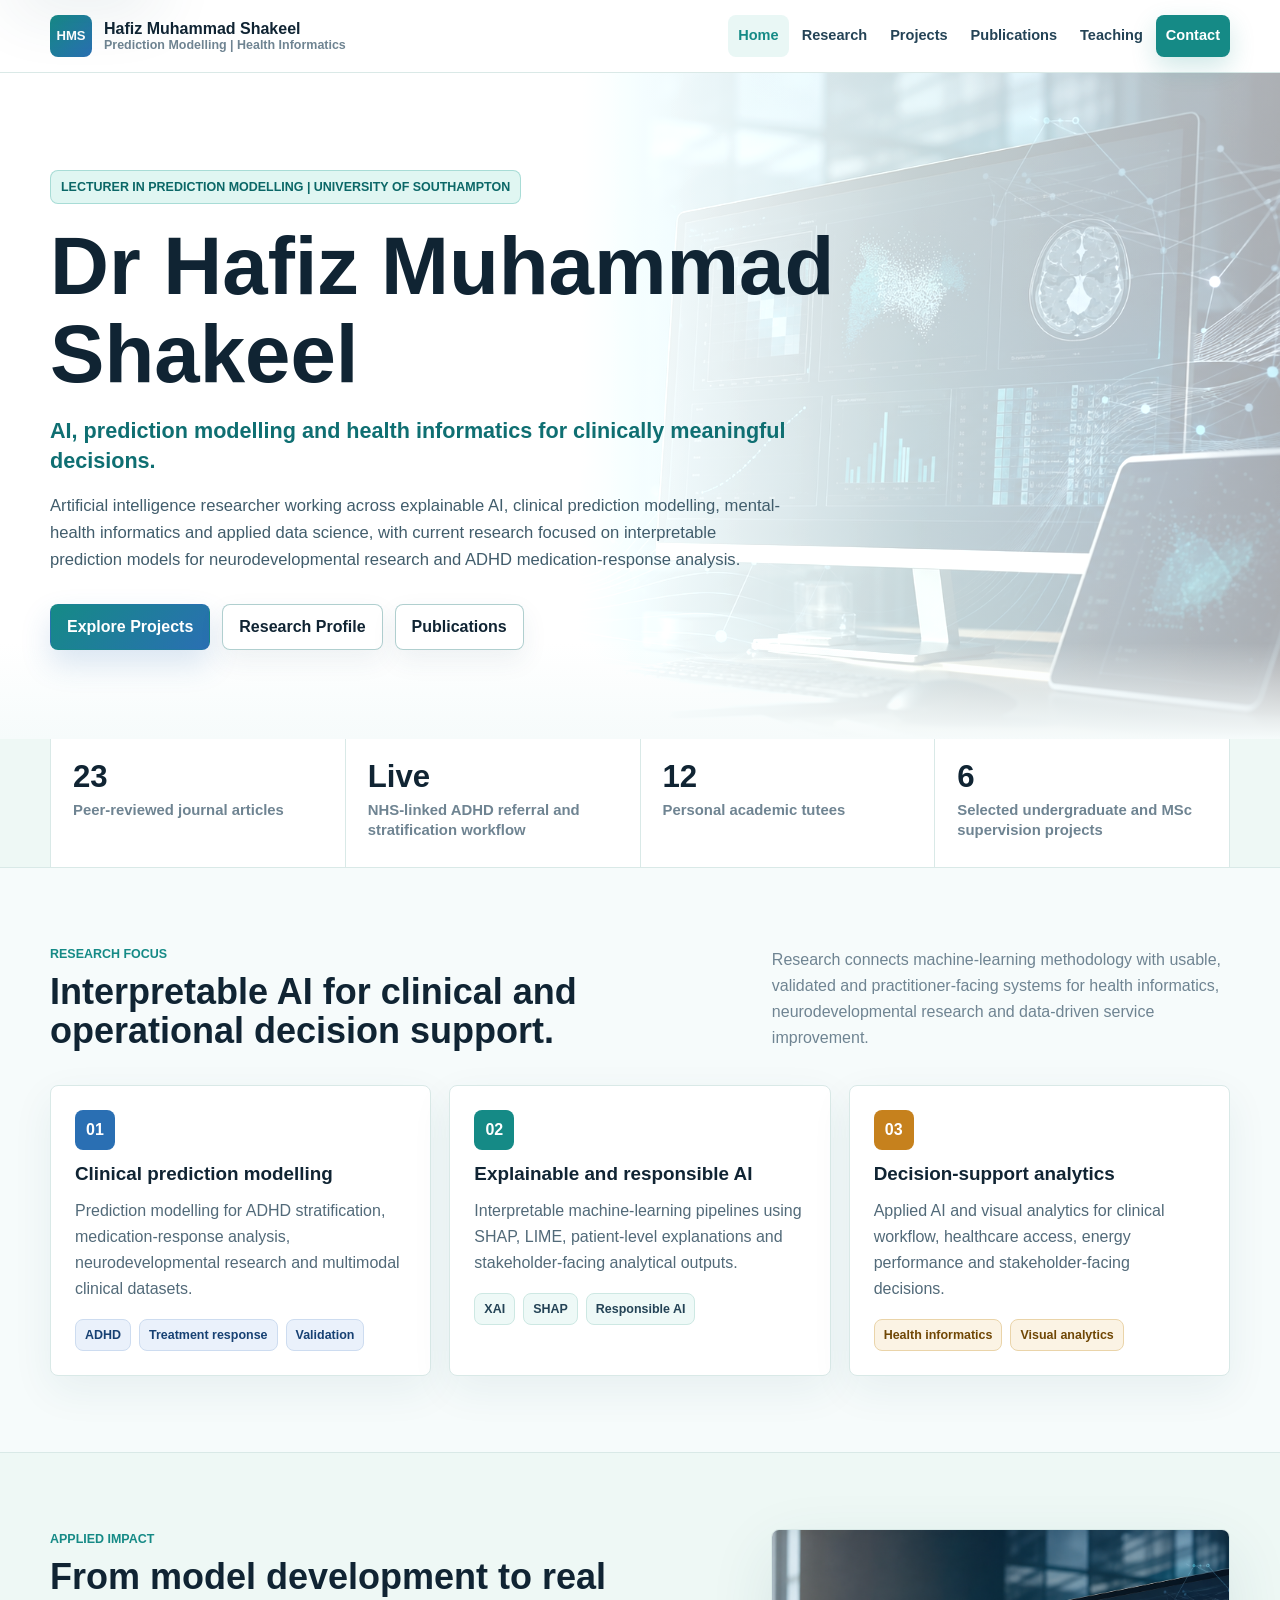
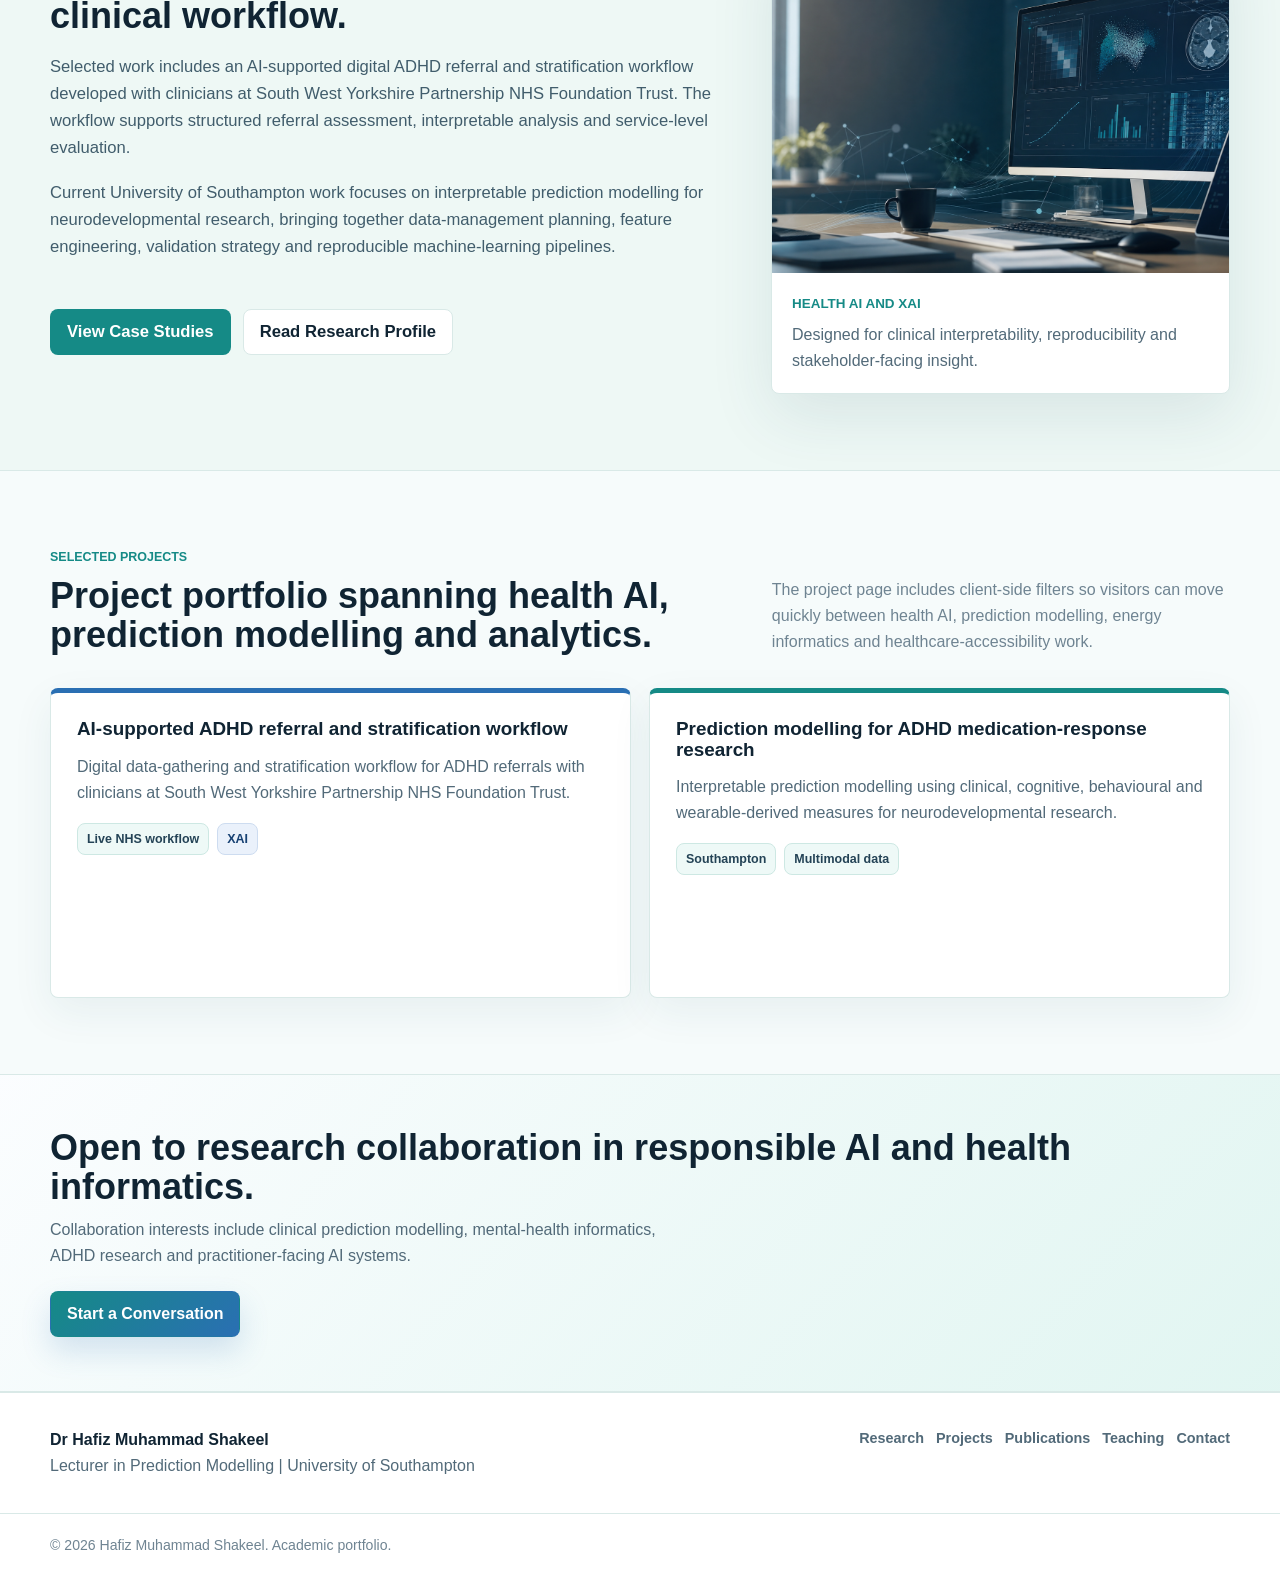
<file: index.html>
<!DOCTYPE html>
<html lang="en" data-page="home">
<head>
  <meta charset="UTF-8">
  <meta name="viewport" content="width=device-width, initial-scale=1.0">
  <title>Dr Hafiz Muhammad Shakeel | AI, Prediction Modelling and Health Informatics</title>
  <meta name="description" content="Academic portfolio for Dr Hafiz Muhammad Shakeel, Lecturer in Prediction Modelling at the University of Southampton, focused on explainable AI, clinical prediction modelling and health informatics.">
  <meta name="author" content="Dr Hafiz Muhammad Shakeel">
  <meta property="og:title" content="Dr Hafiz Muhammad Shakeel">
  <meta property="og:description" content="AI, prediction modelling and health informatics for clinically meaningful decisions.">
  <meta property="og:type" content="website">
  <meta property="og:image" content="assets/clinical-ai-hero.png">
  <link rel="preload" href="assets/clinical-ai-hero.png" as="image">
  <link rel="stylesheet" href="assets/site.css">
  <link rel="manifest" href="manifest.webmanifest">
  <script type="application/ld+json">
    {
      "@context": "https://schema.org",
      "@type": "Person",
      "name": "Dr Hafiz Muhammad Shakeel",
      "jobTitle": "Lecturer in Prediction Modelling",
      "affiliation": {
        "@type": "Organization",
        "name": "University of Southampton"
      },
      "knowsAbout": [
        "Prediction Modelling",
        "Explainable Artificial Intelligence",
        "Clinical Prediction Modelling",
        "Health Informatics",
        "ADHD Research",
        "Machine Learning"
      ],
      "email": "mailto:hmshakeel.567@gmail.com",
      "sameAs": [
        "https://scholar.google.com/citations?user=HKcXTdQAAAAJ",
        "https://www.linkedin.com/in/hafiz-muhammad-shakeel-4637aa105/"
      ]
    }
  </script>
</head>
<body>
  <a class="skip-link" href="#main">Skip to content</a>
  <header class="site-header">
    <div class="shell nav-bar">
      <a class="brand" href="index.html" aria-label="Dr Hafiz Muhammad Shakeel home">
        <span class="brand-mark">HMS</span>
        <span class="brand-copy">
          <strong>Hafiz Muhammad Shakeel</strong>
          <span>Prediction Modelling | Health Informatics</span>
        </span>
      </a>
      <button class="menu-toggle" type="button" aria-label="Open navigation" aria-controls="site-navigation" aria-expanded="false" data-menu-toggle>
        <span></span>
      </button>
      <nav class="nav-links" id="site-navigation" aria-label="Primary navigation" data-navigation>
        <a href="index.html" data-nav="home">Home</a>
        <a href="research.html" data-nav="research">Research</a>
        <a href="projects.html" data-nav="projects">Projects</a>
        <a href="publications.html" data-nav="publications">Publications</a>
        <a href="teaching.html" data-nav="teaching">Teaching</a>
        <a class="nav-cta" href="contact.html" data-nav="contact">Contact</a>
      </nav>
    </div>
  </header>

  <main id="main">
    <section class="hero" aria-label="Portfolio introduction">
      <div class="shell">
        <div class="hero-content">
          <div class="eyebrow">Lecturer in Prediction Modelling | University of Southampton</div>
          <h1>Dr Hafiz Muhammad Shakeel</h1>
          <p class="hero-subtitle">AI, prediction modelling and health informatics for clinically meaningful decisions.</p>
          <p class="hero-copy">Artificial intelligence researcher working across explainable AI, clinical prediction modelling, mental-health informatics and applied data science, with current research focused on interpretable prediction models for neurodevelopmental research and ADHD medication-response analysis.</p>
          <div class="hero-actions">
            <a class="button primary" href="projects.html">Explore Projects</a>
            <a class="button secondary" href="research.html">Research Profile</a>
            <a class="button secondary" href="publications.html">Publications</a>
          </div>
        </div>
      </div>
    </section>

    <section class="proof-strip" aria-label="Academic profile highlights">
      <div class="shell proof-grid">
        <div class="proof-item">
          <strong data-count="23">23</strong>
          <span>Peer-reviewed journal articles</span>
        </div>
        <div class="proof-item">
          <strong>Live</strong>
          <span>NHS-linked ADHD referral and stratification workflow</span>
        </div>
        <div class="proof-item">
          <strong data-count="12">12</strong>
          <span>Personal academic tutees</span>
        </div>
        <div class="proof-item">
          <strong data-count="6">6</strong>
          <span>Selected undergraduate and MSc supervision projects</span>
        </div>
      </div>
    </section>

    <section class="section">
      <div class="shell">
        <div class="section-head">
          <div>
            <div class="section-label">Research Focus</div>
            <h2>Interpretable AI for clinical and operational decision support.</h2>
          </div>
          <p>Research connects machine-learning methodology with usable, validated and practitioner-facing systems for health informatics, neurodevelopmental research and data-driven service improvement.</p>
        </div>

        <div class="feature-grid">
          <article class="card feature-card">
            <div class="index-number">01</div>
            <h3>Clinical prediction modelling</h3>
            <p>Prediction modelling for ADHD stratification, medication-response analysis, neurodevelopmental research and multimodal clinical datasets.</p>
            <div class="tag-row">
              <span class="tag blue">ADHD</span>
              <span class="tag blue">Treatment response</span>
              <span class="tag blue">Validation</span>
            </div>
          </article>

          <article class="card feature-card">
            <div class="index-number">02</div>
            <h3>Explainable and responsible AI</h3>
            <p>Interpretable machine-learning pipelines using SHAP, LIME, patient-level explanations and stakeholder-facing analytical outputs.</p>
            <div class="tag-row">
              <span class="tag">XAI</span>
              <span class="tag">SHAP</span>
              <span class="tag">Responsible AI</span>
            </div>
          </article>

          <article class="card feature-card">
            <div class="index-number">03</div>
            <h3>Decision-support analytics</h3>
            <p>Applied AI and visual analytics for clinical workflow, healthcare access, energy performance and stakeholder-facing decisions.</p>
            <div class="tag-row">
              <span class="tag amber">Health informatics</span>
              <span class="tag amber">Visual analytics</span>
            </div>
          </article>
        </div>
      </div>
    </section>

    <section class="section alt">
      <div class="shell split">
        <div class="copy-stack">
          <div>
            <div class="section-label">Applied Impact</div>
            <h2>From model development to real clinical workflow.</h2>
          </div>
          <p>Selected work includes an AI-supported digital ADHD referral and stratification workflow developed with clinicians at South West Yorkshire Partnership NHS Foundation Trust. The workflow supports structured referral assessment, interpretable analysis and service-level evaluation.</p>
          <p>Current University of Southampton work focuses on interpretable prediction modelling for neurodevelopmental research, bringing together data-management planning, feature engineering, validation strategy and reproducible machine-learning pipelines.</p>
          <div class="action-row">
            <a class="button dark" href="projects.html">View Case Studies</a>
            <a class="button light" href="research.html">Read Research Profile</a>
          </div>
        </div>
        <aside class="insight-panel" aria-label="Health AI research visual">
          <img src="assets/clinical-ai-hero.png" alt="Research workspace with abstract clinical AI dashboards and model interpretability visualizations.">
          <div>
            <strong>Health AI and XAI</strong>
            <p>Designed for clinical interpretability, reproducibility and stakeholder-facing insight.</p>
          </div>
        </aside>
      </div>
    </section>

    <section class="section">
      <div class="shell">
        <div class="section-head">
          <div>
            <div class="section-label">Selected Projects</div>
            <h2>Project portfolio spanning health AI, prediction modelling and analytics.</h2>
          </div>
          <p>The project page includes client-side filters so visitors can move quickly between health AI, prediction modelling, energy informatics and healthcare-accessibility work.</p>
        </div>

        <div class="project-grid">
          <article class="project-card" data-area="health">
            <h3>AI-supported ADHD referral and stratification workflow</h3>
            <p>Digital data-gathering and stratification workflow for ADHD referrals with clinicians at South West Yorkshire Partnership NHS Foundation Trust.</p>
            <div class="tag-row">
              <span class="tag">Live NHS workflow</span>
              <span class="tag blue">XAI</span>
            </div>
          </article>

          <article class="project-card" data-area="prediction">
            <h3>Prediction modelling for ADHD medication-response research</h3>
            <p>Interpretable prediction modelling using clinical, cognitive, behavioural and wearable-derived measures for neurodevelopmental research.</p>
            <div class="tag-row">
              <span class="tag">Southampton</span>
              <span class="tag">Multimodal data</span>
            </div>
          </article>
        </div>
      </div>
    </section>

    <section class="cta-band">
      <div class="shell">
        <div>
          <h2>Open to research collaboration in responsible AI and health informatics.</h2>
          <p>Collaboration interests include clinical prediction modelling, mental-health informatics, ADHD research and practitioner-facing AI systems.</p>
        </div>
        <a class="button primary" href="contact.html">Start a Conversation</a>
      </div>
    </section>
  </main>

  <footer class="site-footer">
    <div class="footer-top">
      <div class="shell footer-grid">
        <div class="footer-brand">
          <strong>Dr Hafiz Muhammad Shakeel</strong><br>
          Lecturer in Prediction Modelling | University of Southampton
        </div>
        <nav class="footer-links" aria-label="Footer navigation">
          <a href="research.html">Research</a>
          <a href="projects.html">Projects</a>
          <a href="publications.html">Publications</a>
          <a href="teaching.html">Teaching</a>
          <a href="contact.html">Contact</a>
        </nav>
      </div>
    </div>
    <div class="footer-bottom">
      <div class="shell">&copy; <span data-year></span> Hafiz Muhammad Shakeel. Academic portfolio.</div>
    </div>
  </footer>

  <script src="assets/site.js" defer></script>
</body>
</html>
</file>
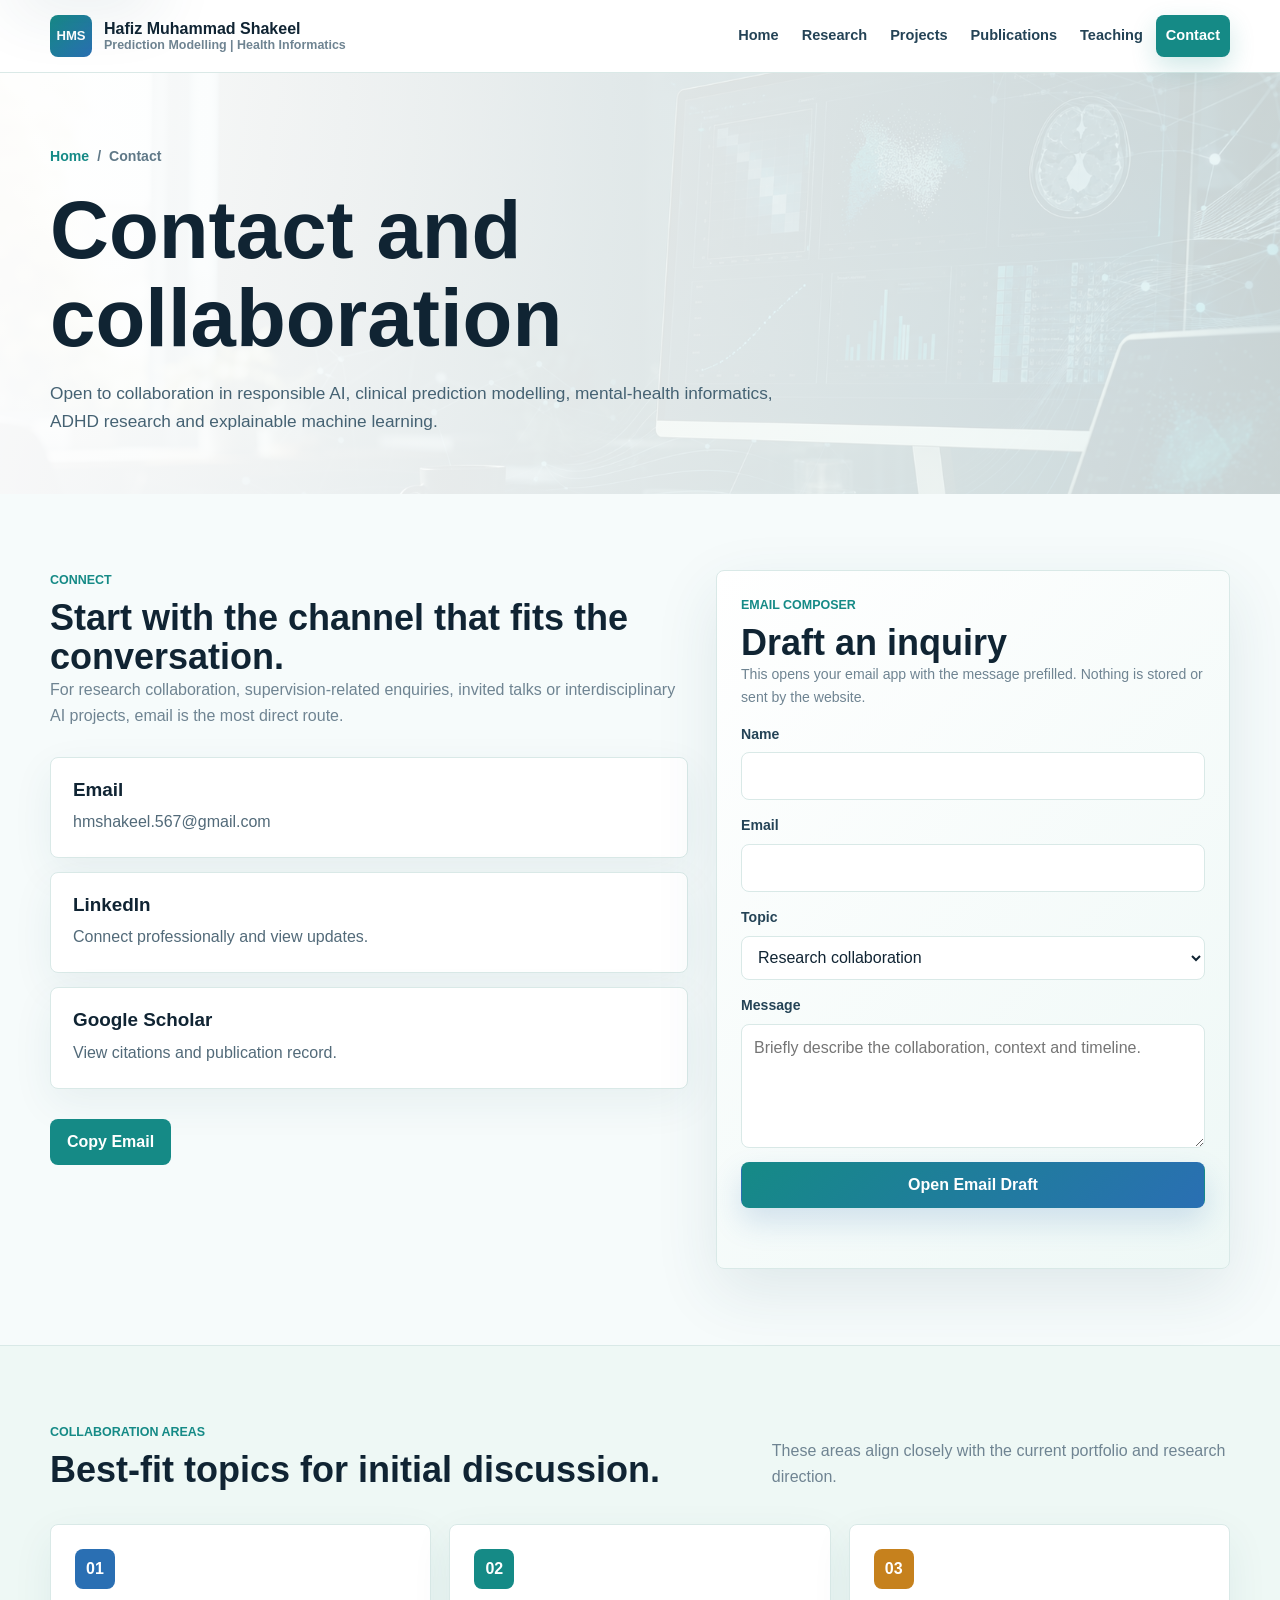
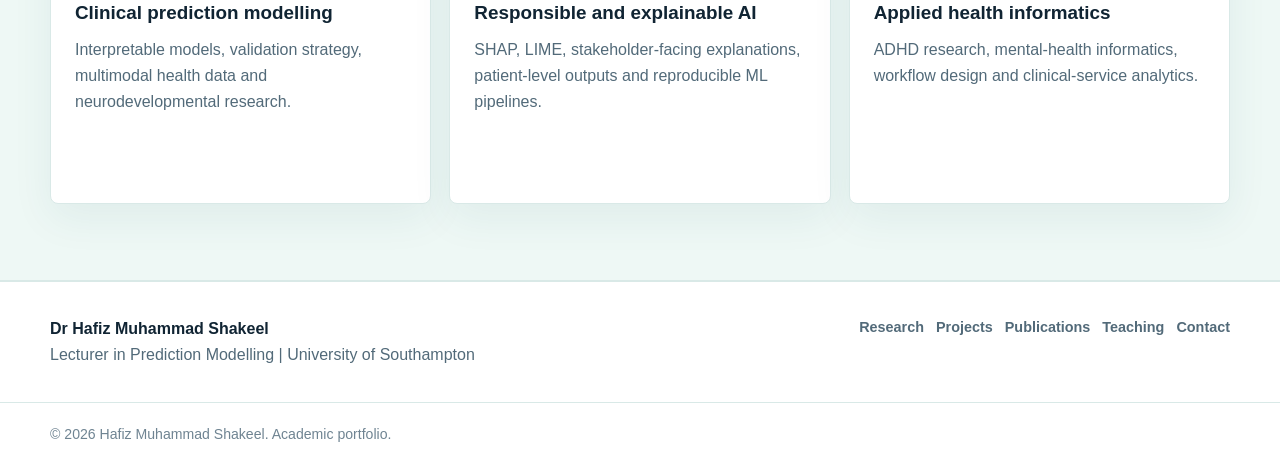
<file: contact.html>
<!DOCTYPE html>
<html lang="en" data-page="contact">
<head>
  <meta charset="UTF-8">
  <meta name="viewport" content="width=device-width, initial-scale=1.0">
  <title>Contact | Dr Hafiz Muhammad Shakeel</title>
  <meta name="description" content="Contact Dr Hafiz Muhammad Shakeel for collaboration in responsible AI, clinical prediction modelling, mental-health informatics, ADHD research and explainable machine learning.">
  <meta property="og:title" content="Contact | Dr Hafiz Muhammad Shakeel">
  <meta property="og:description" content="Research collaboration in responsible AI, clinical prediction modelling and health informatics.">
  <meta property="og:type" content="website">
  <meta property="og:image" content="assets/clinical-ai-hero.png">
  <link rel="stylesheet" href="assets/site.css">
  <link rel="manifest" href="manifest.webmanifest">
</head>
<body>
  <a class="skip-link" href="#main">Skip to content</a>
  <header class="site-header">
    <div class="shell nav-bar">
      <a class="brand" href="index.html" aria-label="Dr Hafiz Muhammad Shakeel home">
        <span class="brand-mark">HMS</span>
        <span class="brand-copy">
          <strong>Hafiz Muhammad Shakeel</strong>
          <span>Prediction Modelling | Health Informatics</span>
        </span>
      </a>
      <button class="menu-toggle" type="button" aria-label="Open navigation" aria-controls="site-navigation" aria-expanded="false" data-menu-toggle>
        <span></span>
      </button>
      <nav class="nav-links" id="site-navigation" aria-label="Primary navigation" data-navigation>
        <a href="index.html" data-nav="home">Home</a>
        <a href="research.html" data-nav="research">Research</a>
        <a href="projects.html" data-nav="projects">Projects</a>
        <a href="publications.html" data-nav="publications">Publications</a>
        <a href="teaching.html" data-nav="teaching">Teaching</a>
        <a class="nav-cta" href="contact.html" data-nav="contact">Contact</a>
      </nav>
    </div>
  </header>

  <main id="main">
    <section class="page-hero">
      <div class="shell">
        <div class="breadcrumb"><a href="index.html">Home</a><span>/</span><span>Contact</span></div>
        <h1>Contact and collaboration</h1>
        <p>Open to collaboration in responsible AI, clinical prediction modelling, mental-health informatics, ADHD research and explainable machine learning.</p>
      </div>
    </section>

    <section class="section">
      <div class="shell contact-layout">
        <div>
          <div class="section-label">Connect</div>
          <h2>Start with the channel that fits the conversation.</h2>
          <p class="lead">For research collaboration, supervision-related enquiries, invited talks or interdisciplinary AI projects, email is the most direct route.</p>

          <div class="contact-grid spaced">
            <a class="contact-card" href="mailto:hmshakeel.567@gmail.com">
              <h3>Email</h3>
              <p>hmshakeel.567@gmail.com</p>
            </a>
            <a class="contact-card" href="https://www.linkedin.com/in/hafiz-muhammad-shakeel-4637aa105/" target="_blank" rel="noopener">
              <h3>LinkedIn</h3>
              <p>Connect professionally and view updates.</p>
            </a>
            <a class="contact-card" href="https://scholar.google.com/citations?user=HKcXTdQAAAAJ" target="_blank" rel="noopener">
              <h3>Google Scholar</h3>
              <p>View citations and publication record.</p>
            </a>
          </div>

          <div class="action-row">
            <button class="button dark" type="button" data-copy-email data-copy-email-value="hmshakeel.567@gmail.com">Copy Email</button>
            <span class="status" data-copy-status aria-live="polite"></span>
          </div>
        </div>

        <form class="contact-form" data-contact-form>
          <div>
            <div class="section-label">Email Composer</div>
            <h2>Draft an inquiry</h2>
            <p class="form-note">This opens your email app with the message prefilled. Nothing is stored or sent by the website.</p>
          </div>

          <div class="field">
            <label for="name">Name</label>
            <input id="name" name="name" autocomplete="name" required>
          </div>

          <div class="field">
            <label for="email">Email</label>
            <input id="email" name="email" type="email" autocomplete="email" required>
          </div>

          <div class="field">
            <label for="topic">Topic</label>
            <select id="topic" name="topic">
              <option>Research collaboration</option>
              <option>Health AI project</option>
              <option>Teaching or supervision</option>
              <option>Publication or invited talk</option>
            </select>
          </div>

          <div class="field">
            <label for="message">Message</label>
            <textarea id="message" name="message" required placeholder="Briefly describe the collaboration, context and timeline."></textarea>
          </div>

          <button class="button primary" type="submit">Open Email Draft</button>
          <div class="status" data-form-status aria-live="polite"></div>
        </form>
      </div>
    </section>

    <section class="section alt">
      <div class="shell">
        <div class="section-head">
          <div>
            <div class="section-label">Collaboration Areas</div>
            <h2>Best-fit topics for initial discussion.</h2>
          </div>
          <p>These areas align closely with the current portfolio and research direction.</p>
        </div>

        <div class="feature-grid">
          <article class="card feature-card">
            <div class="index-number">01</div>
            <h3>Clinical prediction modelling</h3>
            <p>Interpretable models, validation strategy, multimodal health data and neurodevelopmental research.</p>
          </article>
          <article class="card feature-card">
            <div class="index-number">02</div>
            <h3>Responsible and explainable AI</h3>
            <p>SHAP, LIME, stakeholder-facing explanations, patient-level outputs and reproducible ML pipelines.</p>
          </article>
          <article class="card feature-card">
            <div class="index-number">03</div>
            <h3>Applied health informatics</h3>
            <p>ADHD research, mental-health informatics, workflow design and clinical-service analytics.</p>
          </article>
        </div>
      </div>
    </section>
  </main>

  <footer class="site-footer">
    <div class="footer-top">
      <div class="shell footer-grid">
        <div class="footer-brand">
          <strong>Dr Hafiz Muhammad Shakeel</strong><br>
          Lecturer in Prediction Modelling | University of Southampton
        </div>
        <nav class="footer-links" aria-label="Footer navigation">
          <a href="research.html">Research</a>
          <a href="projects.html">Projects</a>
          <a href="publications.html">Publications</a>
          <a href="teaching.html">Teaching</a>
          <a href="contact.html">Contact</a>
        </nav>
      </div>
    </div>
    <div class="footer-bottom">
      <div class="shell">&copy; <span data-year></span> Hafiz Muhammad Shakeel. Academic portfolio.</div>
    </div>
  </footer>

  <script src="assets/site.js" defer></script>
</body>
</html>
</file>
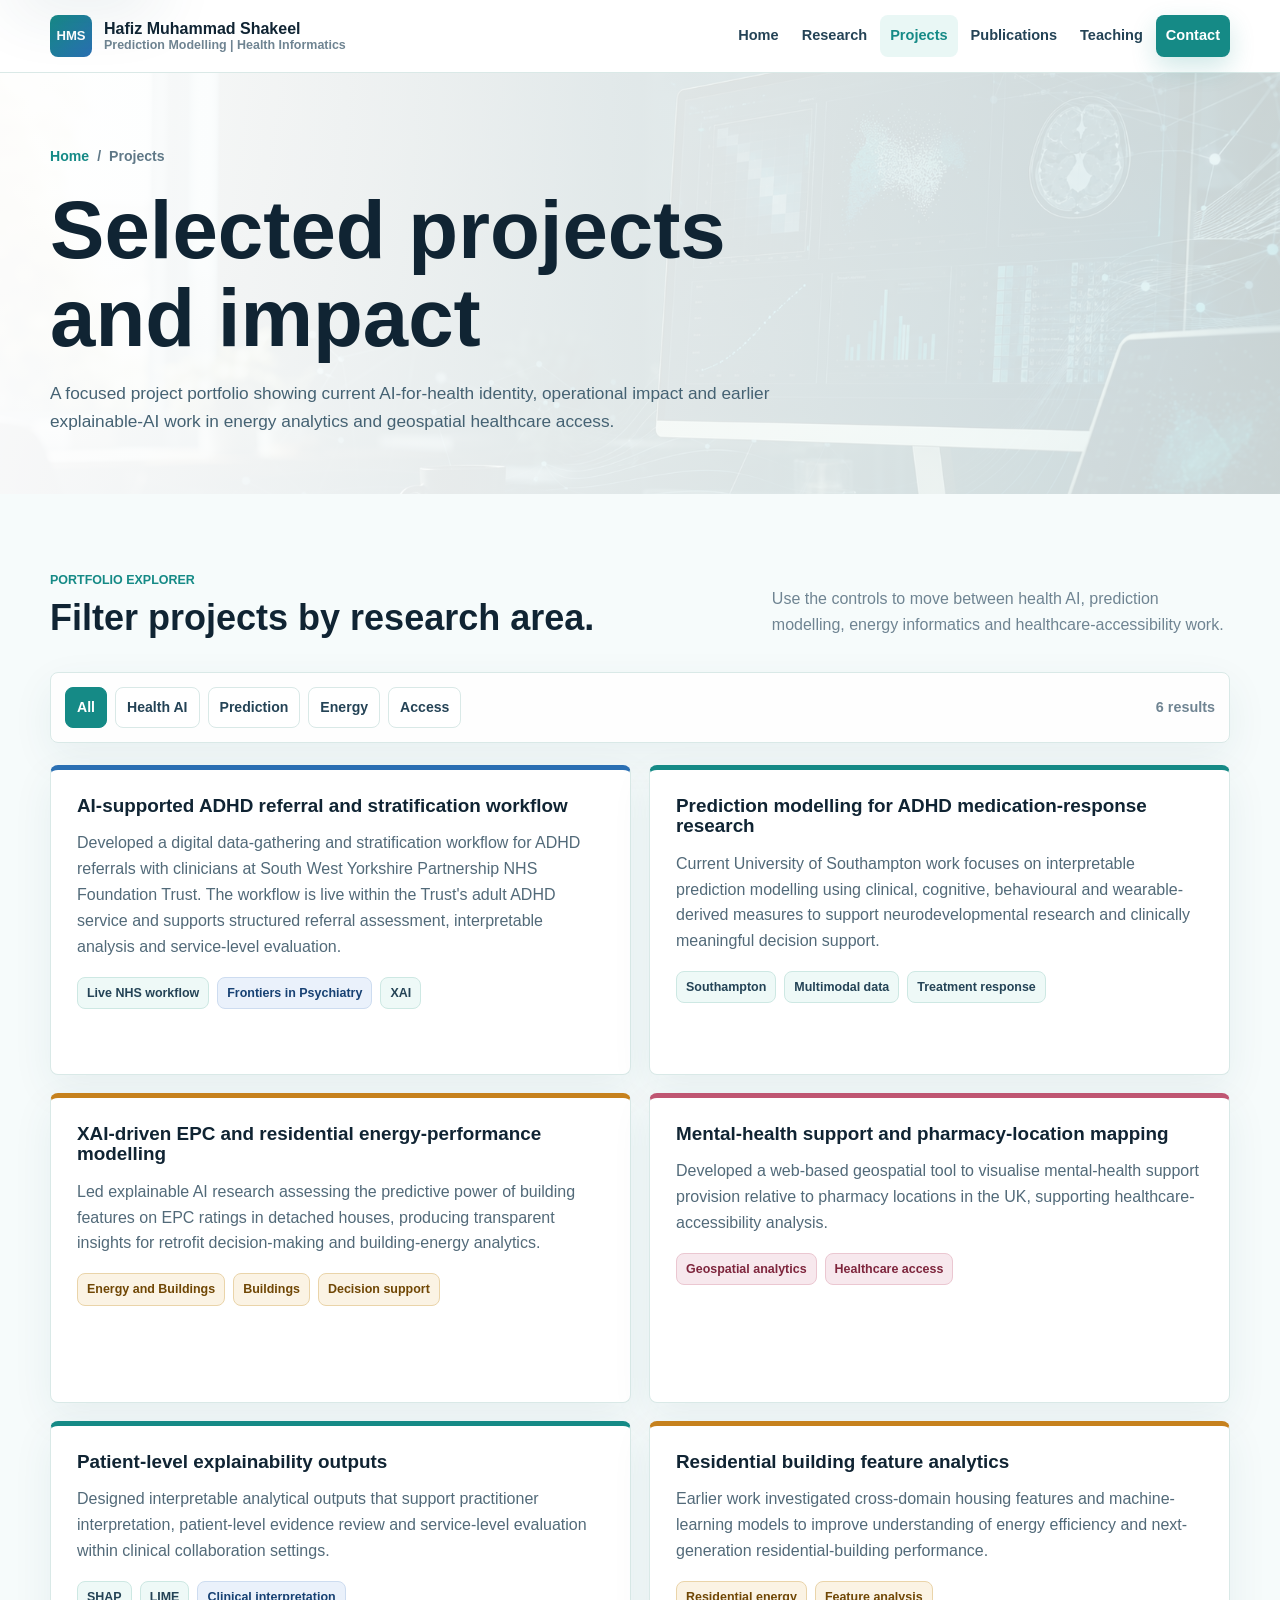
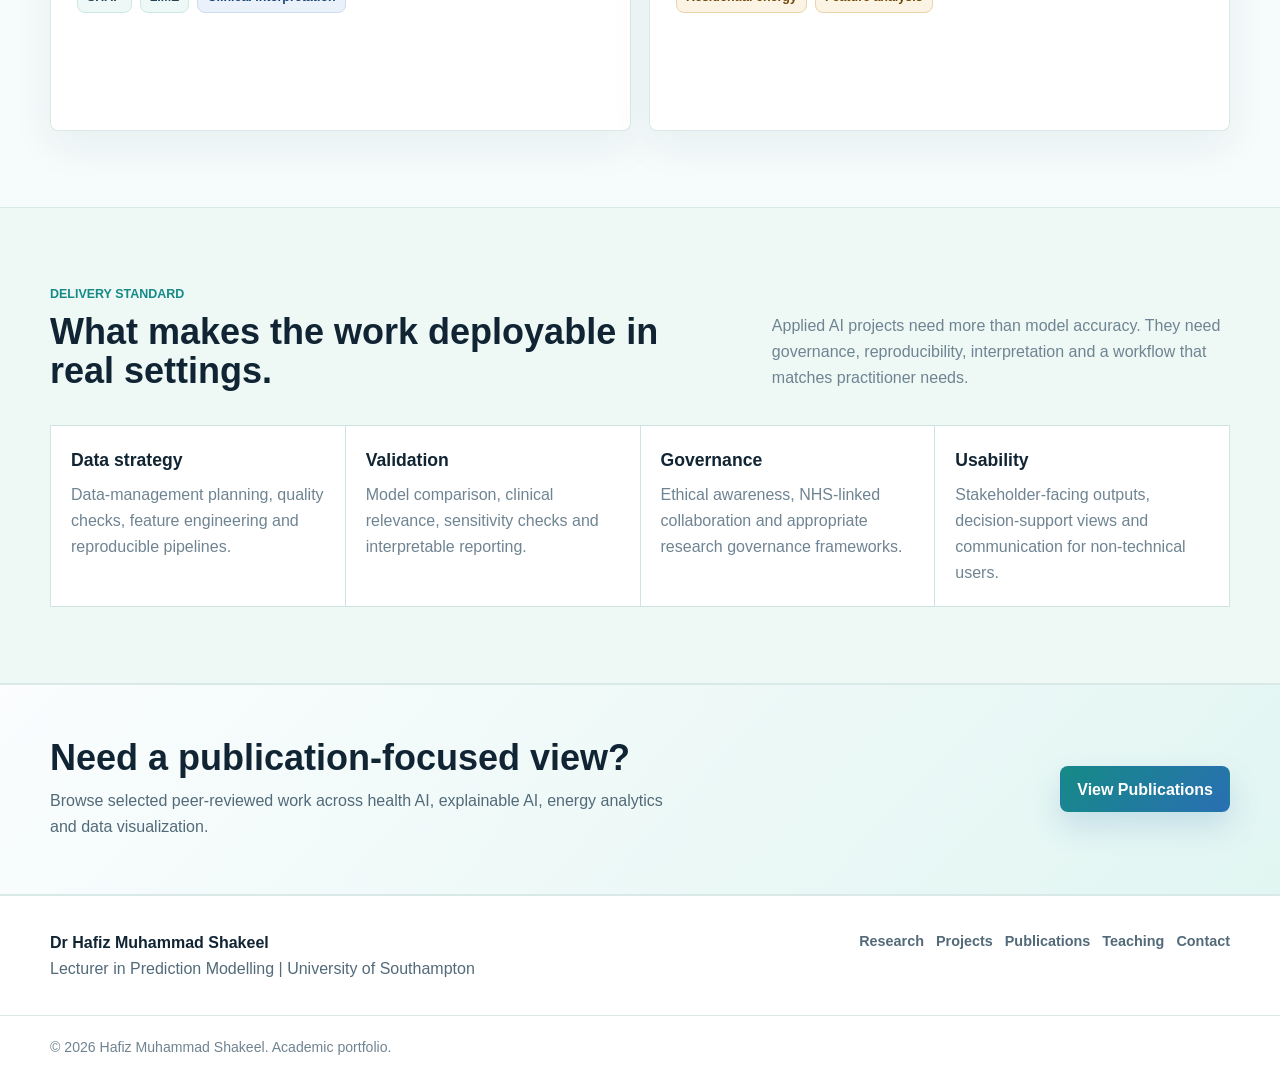
<file: projects.html>
<!DOCTYPE html>
<html lang="en" data-page="projects">
<head>
  <meta charset="UTF-8">
  <meta name="viewport" content="width=device-width, initial-scale=1.0">
  <title>Projects | Dr Hafiz Muhammad Shakeel</title>
  <meta name="description" content="Selected research projects by Dr Hafiz Muhammad Shakeel in AI-supported ADHD workflows, prediction modelling, explainable AI, energy informatics and healthcare-accessibility analytics.">
  <meta property="og:title" content="Projects | Dr Hafiz Muhammad Shakeel">
  <meta property="og:description" content="Selected research projects and applied impact across health AI, XAI and decision-support analytics.">
  <meta property="og:type" content="website">
  <meta property="og:image" content="assets/clinical-ai-hero.png">
  <link rel="stylesheet" href="assets/site.css">
  <link rel="manifest" href="manifest.webmanifest">
</head>
<body>
  <a class="skip-link" href="#main">Skip to content</a>
  <header class="site-header">
    <div class="shell nav-bar">
      <a class="brand" href="index.html" aria-label="Dr Hafiz Muhammad Shakeel home">
        <span class="brand-mark">HMS</span>
        <span class="brand-copy">
          <strong>Hafiz Muhammad Shakeel</strong>
          <span>Prediction Modelling | Health Informatics</span>
        </span>
      </a>
      <button class="menu-toggle" type="button" aria-label="Open navigation" aria-controls="site-navigation" aria-expanded="false" data-menu-toggle>
        <span></span>
      </button>
      <nav class="nav-links" id="site-navigation" aria-label="Primary navigation" data-navigation>
        <a href="index.html" data-nav="home">Home</a>
        <a href="research.html" data-nav="research">Research</a>
        <a href="projects.html" data-nav="projects">Projects</a>
        <a href="publications.html" data-nav="publications">Publications</a>
        <a href="teaching.html" data-nav="teaching">Teaching</a>
        <a class="nav-cta" href="contact.html" data-nav="contact">Contact</a>
      </nav>
    </div>
  </header>

  <main id="main">
    <section class="page-hero">
      <div class="shell">
        <div class="breadcrumb"><a href="index.html">Home</a><span>/</span><span>Projects</span></div>
        <h1>Selected projects and impact</h1>
        <p>A focused project portfolio showing current AI-for-health identity, operational impact and earlier explainable-AI work in energy analytics and geospatial healthcare access.</p>
      </div>
    </section>

    <section class="section">
      <div class="shell" data-project-filters>
        <div class="section-head">
          <div>
            <div class="section-label">Portfolio Explorer</div>
            <h2>Filter projects by research area.</h2>
          </div>
          <p>Use the controls to move between health AI, prediction modelling, energy informatics and healthcare-accessibility work.</p>
        </div>

        <div class="filter-panel" aria-label="Project filters">
          <div class="segmented" role="group" aria-label="Filter projects">
            <button class="filter-button is-active" type="button" data-filter="all" aria-pressed="true">All</button>
            <button class="filter-button" type="button" data-filter="health" aria-pressed="false">Health AI</button>
            <button class="filter-button" type="button" data-filter="prediction" aria-pressed="false">Prediction</button>
            <button class="filter-button" type="button" data-filter="energy" aria-pressed="false">Energy</button>
            <button class="filter-button" type="button" data-filter="access" aria-pressed="false">Access</button>
          </div>
          <span class="results-count" data-results-count></span>
        </div>

        <div class="project-grid">
          <article class="project-card" data-project data-area="health" data-filter="health prediction">
            <h3>AI-supported ADHD referral and stratification workflow</h3>
            <p>Developed a digital data-gathering and stratification workflow for ADHD referrals with clinicians at South West Yorkshire Partnership NHS Foundation Trust. The workflow is live within the Trust's adult ADHD service and supports structured referral assessment, interpretable analysis and service-level evaluation.</p>
            <div class="tag-row">
              <span class="tag">Live NHS workflow</span>
              <span class="tag blue">Frontiers in Psychiatry</span>
              <span class="tag">XAI</span>
            </div>
          </article>

          <article class="project-card" data-project data-area="prediction" data-filter="prediction health">
            <h3>Prediction modelling for ADHD medication-response research</h3>
            <p>Current University of Southampton work focuses on interpretable prediction modelling using clinical, cognitive, behavioural and wearable-derived measures to support neurodevelopmental research and clinically meaningful decision support.</p>
            <div class="tag-row">
              <span class="tag">Southampton</span>
              <span class="tag">Multimodal data</span>
              <span class="tag">Treatment response</span>
            </div>
          </article>

          <article class="project-card" data-project data-area="energy" data-filter="energy prediction">
            <h3>XAI-driven EPC and residential energy-performance modelling</h3>
            <p>Led explainable AI research assessing the predictive power of building features on EPC ratings in detached houses, producing transparent insights for retrofit decision-making and building-energy analytics.</p>
            <div class="tag-row">
              <span class="tag amber">Energy and Buildings</span>
              <span class="tag amber">Buildings</span>
              <span class="tag amber">Decision support</span>
            </div>
          </article>

          <article class="project-card" data-project data-area="access" data-filter="access health">
            <h3>Mental-health support and pharmacy-location mapping</h3>
            <p>Developed a web-based geospatial tool to visualise mental-health support provision relative to pharmacy locations in the UK, supporting healthcare-accessibility analysis.</p>
            <div class="tag-row">
              <span class="tag rose">Geospatial analytics</span>
              <span class="tag rose">Healthcare access</span>
            </div>
          </article>

          <article class="project-card" data-project data-area="prediction" data-filter="prediction health">
            <h3>Patient-level explainability outputs</h3>
            <p>Designed interpretable analytical outputs that support practitioner interpretation, patient-level evidence review and service-level evaluation within clinical collaboration settings.</p>
            <div class="tag-row">
              <span class="tag">SHAP</span>
              <span class="tag">LIME</span>
              <span class="tag blue">Clinical interpretation</span>
            </div>
          </article>

          <article class="project-card" data-project data-area="energy" data-filter="energy">
            <h3>Residential building feature analytics</h3>
            <p>Earlier work investigated cross-domain housing features and machine-learning models to improve understanding of energy efficiency and next-generation residential-building performance.</p>
            <div class="tag-row">
              <span class="tag amber">Residential energy</span>
              <span class="tag amber">Feature analysis</span>
            </div>
          </article>
        </div>
      </div>
    </section>

    <section class="section alt">
      <div class="shell">
        <div class="section-head">
          <div>
            <div class="section-label">Delivery Standard</div>
            <h2>What makes the work deployable in real settings.</h2>
          </div>
          <p>Applied AI projects need more than model accuracy. They need governance, reproducibility, interpretation and a workflow that matches practitioner needs.</p>
        </div>

        <div class="matrix">
          <div class="matrix-item">
            <strong>Data strategy</strong>
            <span>Data-management planning, quality checks, feature engineering and reproducible pipelines.</span>
          </div>
          <div class="matrix-item">
            <strong>Validation</strong>
            <span>Model comparison, clinical relevance, sensitivity checks and interpretable reporting.</span>
          </div>
          <div class="matrix-item">
            <strong>Governance</strong>
            <span>Ethical awareness, NHS-linked collaboration and appropriate research governance frameworks.</span>
          </div>
          <div class="matrix-item">
            <strong>Usability</strong>
            <span>Stakeholder-facing outputs, decision-support views and communication for non-technical users.</span>
          </div>
        </div>
      </div>
    </section>

    <section class="cta-band">
      <div class="shell">
        <div>
          <h2>Need a publication-focused view?</h2>
          <p>Browse selected peer-reviewed work across health AI, explainable AI, energy analytics and data visualization.</p>
        </div>
        <a class="button primary" href="publications.html">View Publications</a>
      </div>
    </section>
  </main>

  <footer class="site-footer">
    <div class="footer-top">
      <div class="shell footer-grid">
        <div class="footer-brand">
          <strong>Dr Hafiz Muhammad Shakeel</strong><br>
          Lecturer in Prediction Modelling | University of Southampton
        </div>
        <nav class="footer-links" aria-label="Footer navigation">
          <a href="research.html">Research</a>
          <a href="projects.html">Projects</a>
          <a href="publications.html">Publications</a>
          <a href="teaching.html">Teaching</a>
          <a href="contact.html">Contact</a>
        </nav>
      </div>
    </div>
    <div class="footer-bottom">
      <div class="shell">&copy; <span data-year></span> Hafiz Muhammad Shakeel. Academic portfolio.</div>
    </div>
  </footer>

  <script src="assets/site.js" defer></script>
</body>
</html>
</file>
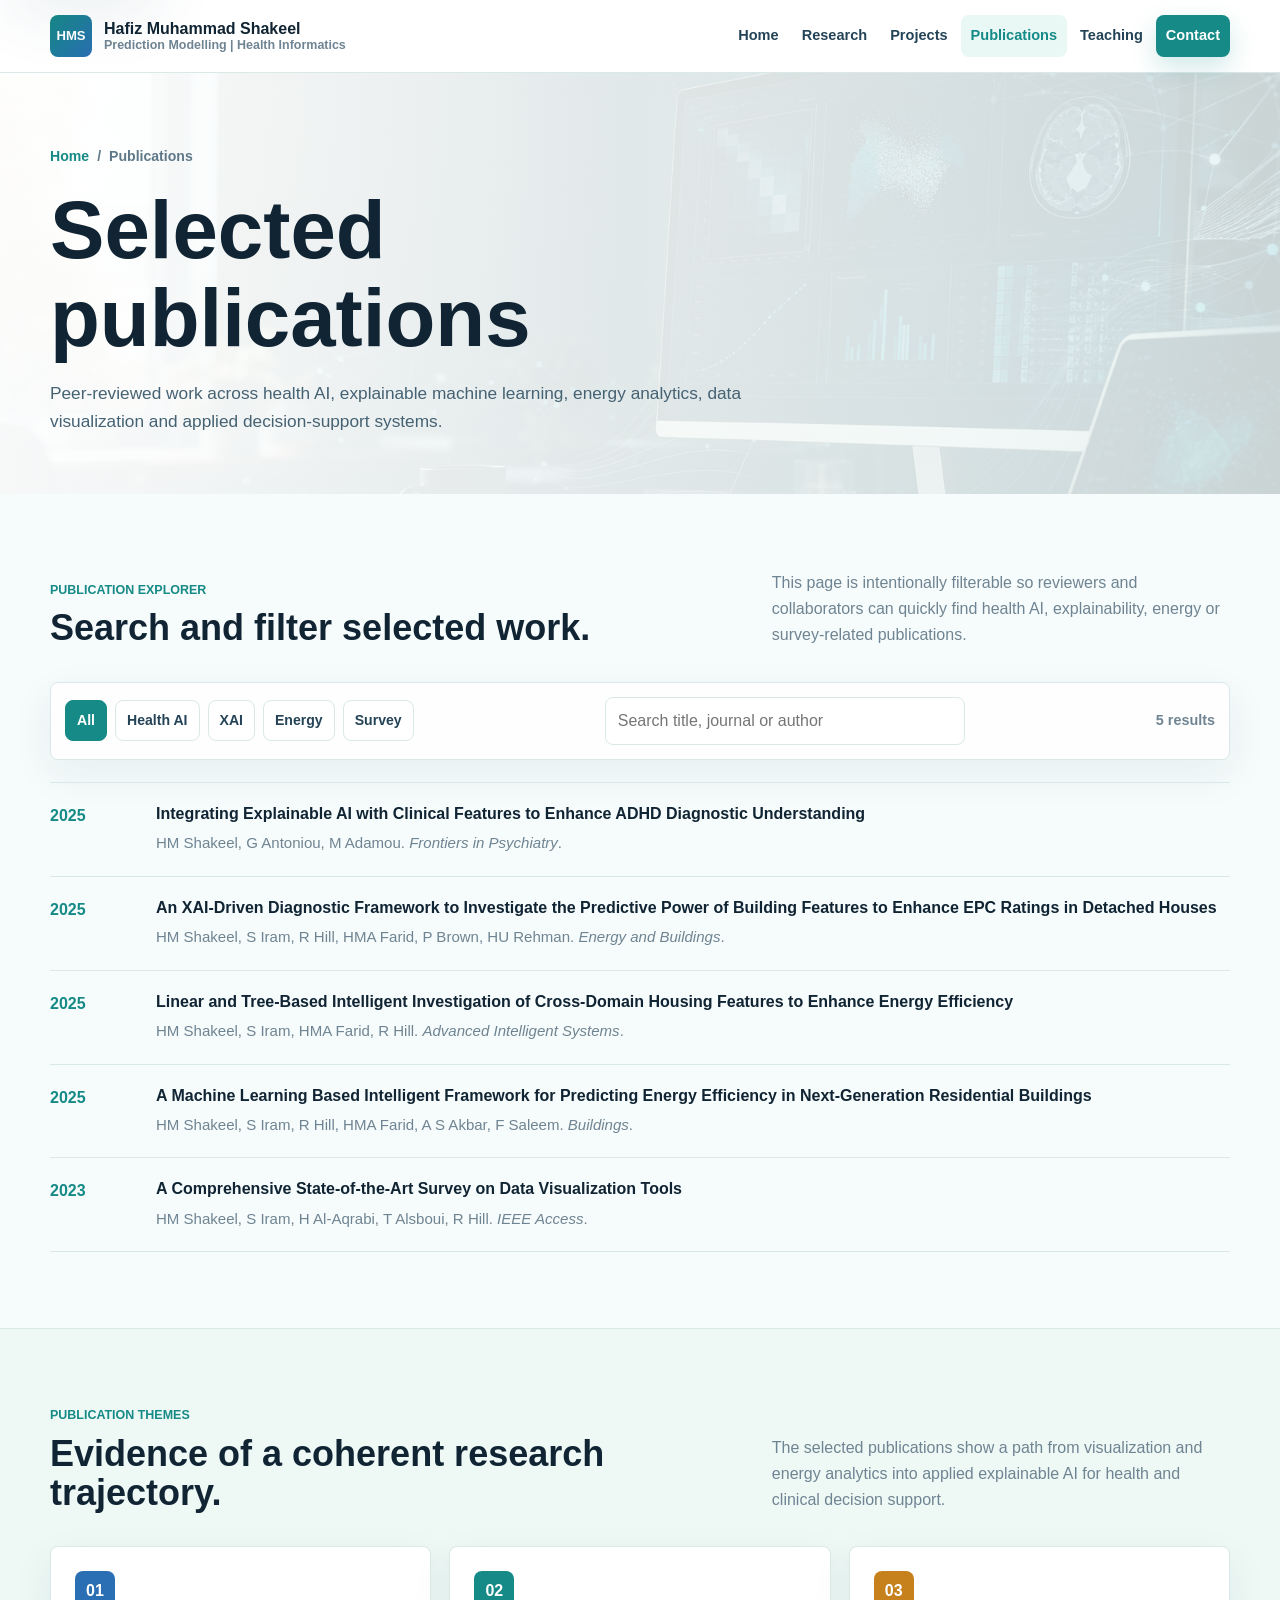
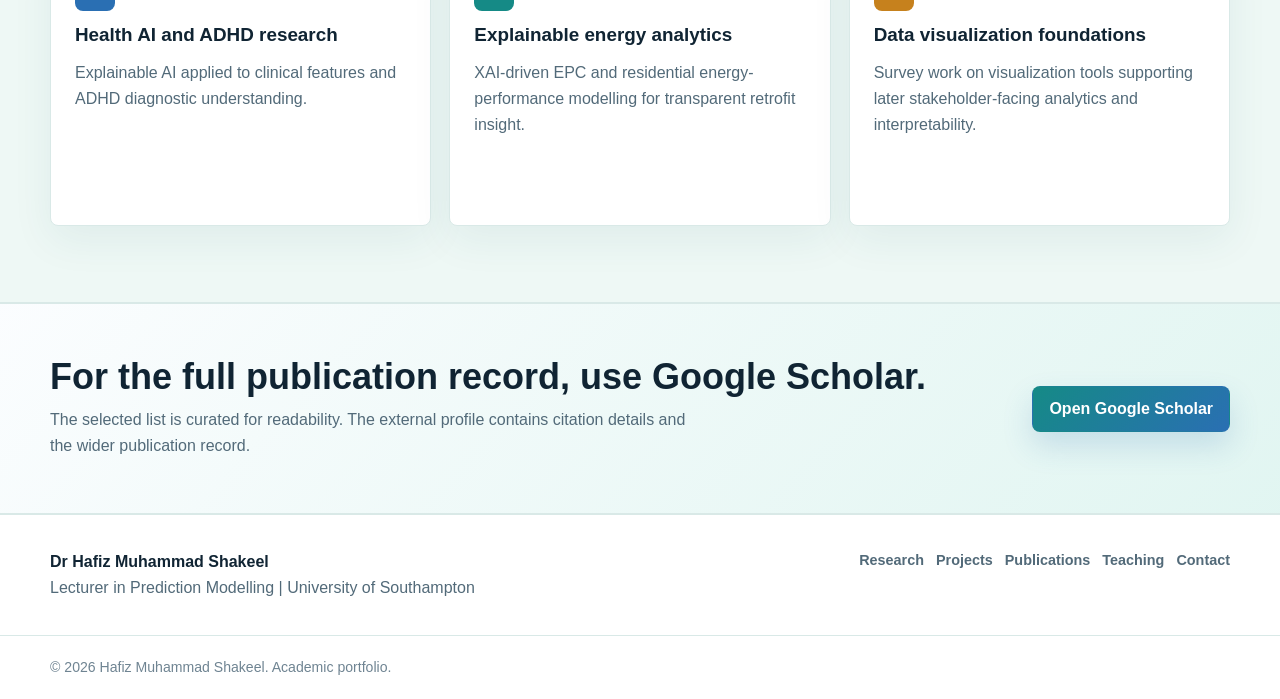
<file: publications.html>
<!DOCTYPE html>
<html lang="en" data-page="publications">
<head>
  <meta charset="UTF-8">
  <meta name="viewport" content="width=device-width, initial-scale=1.0">
  <title>Publications | Dr Hafiz Muhammad Shakeel</title>
  <meta name="description" content="Selected publications by Dr Hafiz Muhammad Shakeel across explainable AI, ADHD research, energy informatics, machine learning and data visualization.">
  <meta property="og:title" content="Publications | Dr Hafiz Muhammad Shakeel">
  <meta property="og:description" content="Selected peer-reviewed work across health AI, explainability, energy analytics and data visualization.">
  <meta property="og:type" content="website">
  <meta property="og:image" content="assets/clinical-ai-hero.png">
  <link rel="stylesheet" href="assets/site.css">
  <link rel="manifest" href="manifest.webmanifest">
</head>
<body>
  <a class="skip-link" href="#main">Skip to content</a>
  <header class="site-header">
    <div class="shell nav-bar">
      <a class="brand" href="index.html" aria-label="Dr Hafiz Muhammad Shakeel home">
        <span class="brand-mark">HMS</span>
        <span class="brand-copy">
          <strong>Hafiz Muhammad Shakeel</strong>
          <span>Prediction Modelling | Health Informatics</span>
        </span>
      </a>
      <button class="menu-toggle" type="button" aria-label="Open navigation" aria-controls="site-navigation" aria-expanded="false" data-menu-toggle>
        <span></span>
      </button>
      <nav class="nav-links" id="site-navigation" aria-label="Primary navigation" data-navigation>
        <a href="index.html" data-nav="home">Home</a>
        <a href="research.html" data-nav="research">Research</a>
        <a href="projects.html" data-nav="projects">Projects</a>
        <a href="publications.html" data-nav="publications">Publications</a>
        <a href="teaching.html" data-nav="teaching">Teaching</a>
        <a class="nav-cta" href="contact.html" data-nav="contact">Contact</a>
      </nav>
    </div>
  </header>

  <main id="main">
    <section class="page-hero">
      <div class="shell">
        <div class="breadcrumb"><a href="index.html">Home</a><span>/</span><span>Publications</span></div>
        <h1>Selected publications</h1>
        <p>Peer-reviewed work across health AI, explainable machine learning, energy analytics, data visualization and applied decision-support systems.</p>
      </div>
    </section>

    <section class="section">
      <div class="shell" data-publication-filters>
        <div class="section-head">
          <div>
            <div class="section-label">Publication Explorer</div>
            <h2>Search and filter selected work.</h2>
          </div>
          <p>This page is intentionally filterable so reviewers and collaborators can quickly find health AI, explainability, energy or survey-related publications.</p>
        </div>

        <div class="filter-panel" aria-label="Publication filters">
          <div class="segmented" role="group" aria-label="Filter publications">
            <button class="filter-button is-active" type="button" data-filter="all" aria-pressed="true">All</button>
            <button class="filter-button" type="button" data-filter="health" aria-pressed="false">Health AI</button>
            <button class="filter-button" type="button" data-filter="xai" aria-pressed="false">XAI</button>
            <button class="filter-button" type="button" data-filter="energy" aria-pressed="false">Energy</button>
            <button class="filter-button" type="button" data-filter="survey" aria-pressed="false">Survey</button>
          </div>
          <input class="search-field" type="search" placeholder="Search title, journal or author" aria-label="Search publications" data-search>
          <span class="results-count" data-results-count></span>
        </div>

        <div class="publication-list">
          <article class="publication" data-publication data-filter="health xai">
            <div class="publication-year">2025</div>
            <div>
              <div class="publication-title">Integrating Explainable AI with Clinical Features to Enhance ADHD Diagnostic Understanding</div>
              <div class="publication-meta">HM Shakeel, G Antoniou, M Adamou. <em>Frontiers in Psychiatry</em>.</div>
            </div>
          </article>

          <article class="publication" data-publication data-filter="energy xai">
            <div class="publication-year">2025</div>
            <div>
              <div class="publication-title">An XAI-Driven Diagnostic Framework to Investigate the Predictive Power of Building Features to Enhance EPC Ratings in Detached Houses</div>
              <div class="publication-meta">HM Shakeel, S Iram, R Hill, HMA Farid, P Brown, HU Rehman. <em>Energy and Buildings</em>.</div>
            </div>
          </article>

          <article class="publication" data-publication data-filter="energy">
            <div class="publication-year">2025</div>
            <div>
              <div class="publication-title">Linear and Tree-Based Intelligent Investigation of Cross-Domain Housing Features to Enhance Energy Efficiency</div>
              <div class="publication-meta">HM Shakeel, S Iram, HMA Farid, R Hill. <em>Advanced Intelligent Systems</em>.</div>
            </div>
          </article>

          <article class="publication" data-publication data-filter="energy">
            <div class="publication-year">2025</div>
            <div>
              <div class="publication-title">A Machine Learning Based Intelligent Framework for Predicting Energy Efficiency in Next-Generation Residential Buildings</div>
              <div class="publication-meta">HM Shakeel, S Iram, R Hill, HMA Farid, A S Akbar, F Saleem. <em>Buildings</em>.</div>
            </div>
          </article>

          <article class="publication" data-publication data-filter="survey">
            <div class="publication-year">2023</div>
            <div>
              <div class="publication-title">A Comprehensive State-of-the-Art Survey on Data Visualization Tools</div>
              <div class="publication-meta">HM Shakeel, S Iram, H Al-Aqrabi, T Alsboui, R Hill. <em>IEEE Access</em>.</div>
            </div>
          </article>
        </div>
      </div>
    </section>

    <section class="section alt">
      <div class="shell">
        <div class="section-head">
          <div>
            <div class="section-label">Publication Themes</div>
            <h2>Evidence of a coherent research trajectory.</h2>
          </div>
          <p>The selected publications show a path from visualization and energy analytics into applied explainable AI for health and clinical decision support.</p>
        </div>

        <div class="feature-grid">
          <article class="card feature-card">
            <div class="index-number">01</div>
            <h3>Health AI and ADHD research</h3>
            <p>Explainable AI applied to clinical features and ADHD diagnostic understanding.</p>
          </article>
          <article class="card feature-card">
            <div class="index-number">02</div>
            <h3>Explainable energy analytics</h3>
            <p>XAI-driven EPC and residential energy-performance modelling for transparent retrofit insight.</p>
          </article>
          <article class="card feature-card">
            <div class="index-number">03</div>
            <h3>Data visualization foundations</h3>
            <p>Survey work on visualization tools supporting later stakeholder-facing analytics and interpretability.</p>
          </article>
        </div>
      </div>
    </section>

    <section class="cta-band">
      <div class="shell">
        <div>
          <h2>For the full publication record, use Google Scholar.</h2>
          <p>The selected list is curated for readability. The external profile contains citation details and the wider publication record.</p>
        </div>
        <a class="button primary" href="https://scholar.google.com/citations?user=HKcXTdQAAAAJ" target="_blank" rel="noopener">Open Google Scholar</a>
      </div>
    </section>
  </main>

  <footer class="site-footer">
    <div class="footer-top">
      <div class="shell footer-grid">
        <div class="footer-brand">
          <strong>Dr Hafiz Muhammad Shakeel</strong><br>
          Lecturer in Prediction Modelling | University of Southampton
        </div>
        <nav class="footer-links" aria-label="Footer navigation">
          <a href="research.html">Research</a>
          <a href="projects.html">Projects</a>
          <a href="publications.html">Publications</a>
          <a href="teaching.html">Teaching</a>
          <a href="contact.html">Contact</a>
        </nav>
      </div>
    </div>
    <div class="footer-bottom">
      <div class="shell">&copy; <span data-year></span> Hafiz Muhammad Shakeel. Academic portfolio.</div>
    </div>
  </footer>

  <script src="assets/site.js" defer></script>
</body>
</html>
</file>
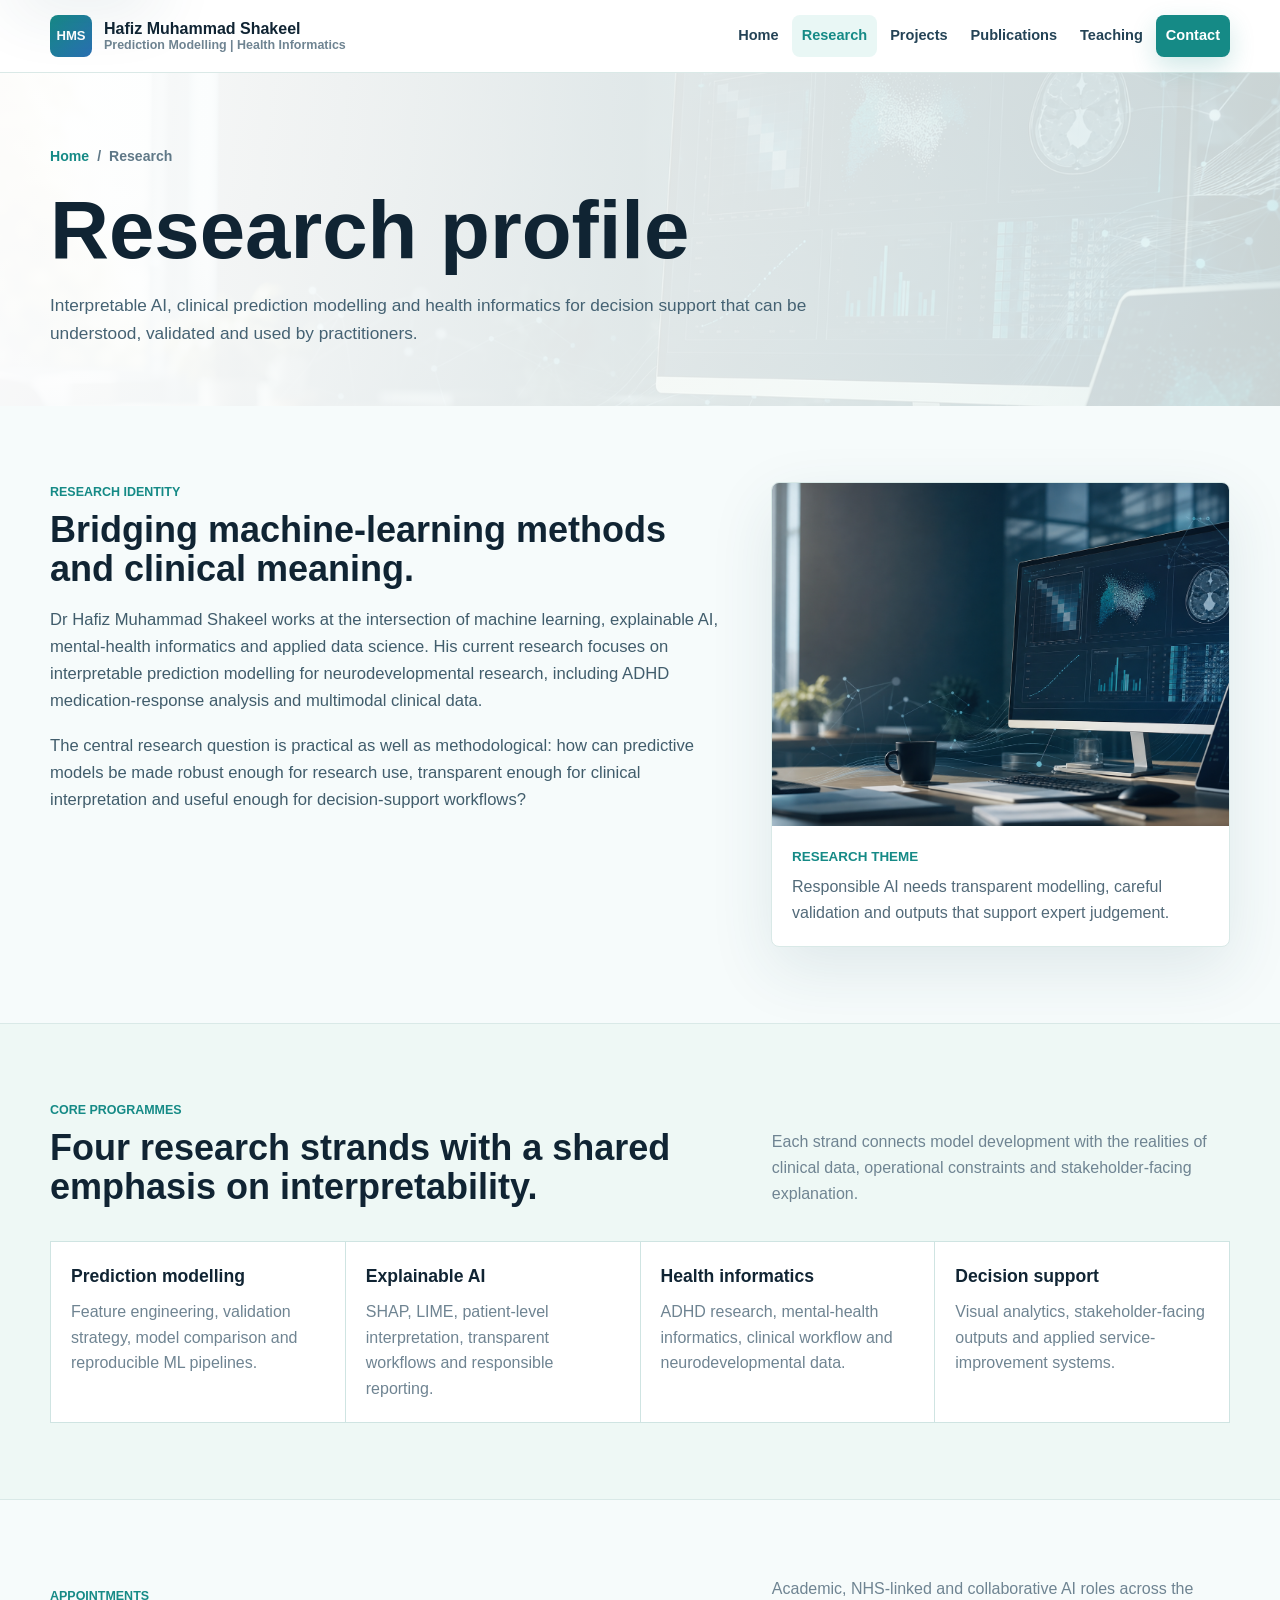
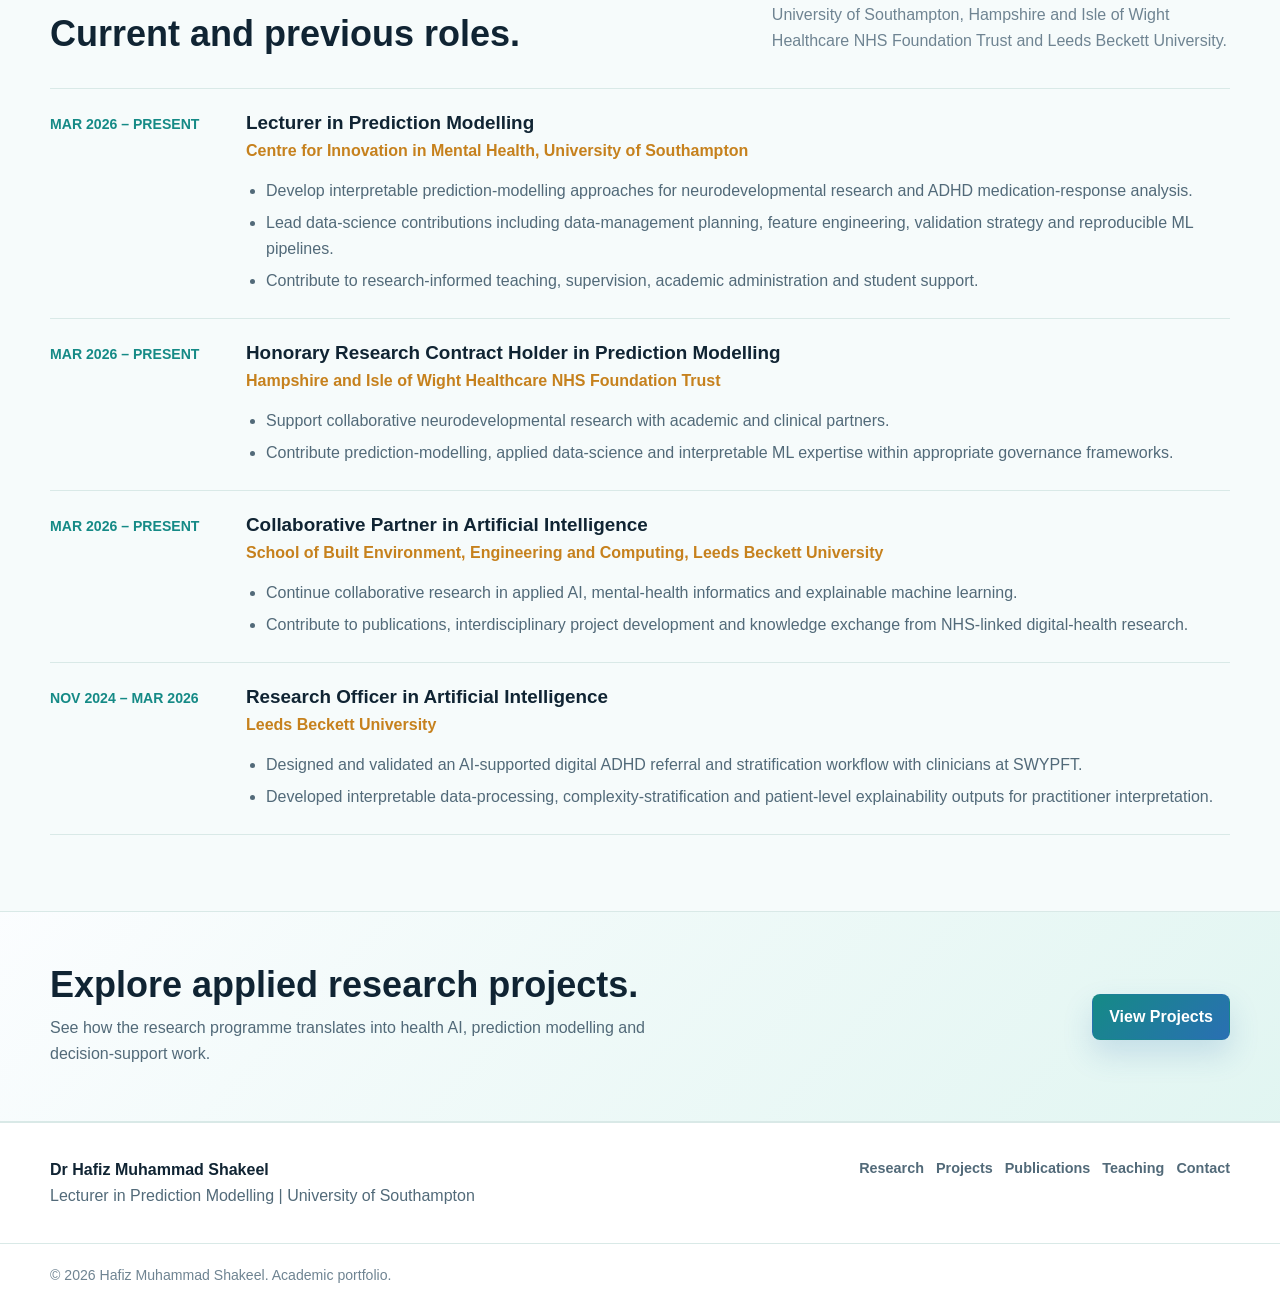
<file: research.html>
<!DOCTYPE html>
<html lang="en" data-page="research">
<head>
  <meta charset="UTF-8">
  <meta name="viewport" content="width=device-width, initial-scale=1.0">
  <title>Research | Dr Hafiz Muhammad Shakeel</title>
  <meta name="description" content="Research profile of Dr Hafiz Muhammad Shakeel covering explainable AI, clinical prediction modelling, ADHD research, health informatics and applied decision-support analytics.">
  <meta property="og:title" content="Research | Dr Hafiz Muhammad Shakeel">
  <meta property="og:description" content="Interpretable prediction modelling and responsible AI for clinically meaningful decisions.">
  <meta property="og:type" content="website">
  <meta property="og:image" content="assets/clinical-ai-hero.png">
  <link rel="stylesheet" href="assets/site.css">
  <link rel="manifest" href="manifest.webmanifest">
</head>
<body>
  <a class="skip-link" href="#main">Skip to content</a>
  <header class="site-header">
    <div class="shell nav-bar">
      <a class="brand" href="index.html" aria-label="Dr Hafiz Muhammad Shakeel home">
        <span class="brand-mark">HMS</span>
        <span class="brand-copy">
          <strong>Hafiz Muhammad Shakeel</strong>
          <span>Prediction Modelling | Health Informatics</span>
        </span>
      </a>
      <button class="menu-toggle" type="button" aria-label="Open navigation" aria-controls="site-navigation" aria-expanded="false" data-menu-toggle>
        <span></span>
      </button>
      <nav class="nav-links" id="site-navigation" aria-label="Primary navigation" data-navigation>
        <a href="index.html" data-nav="home">Home</a>
        <a href="research.html" data-nav="research">Research</a>
        <a href="projects.html" data-nav="projects">Projects</a>
        <a href="publications.html" data-nav="publications">Publications</a>
        <a href="teaching.html" data-nav="teaching">Teaching</a>
        <a class="nav-cta" href="contact.html" data-nav="contact">Contact</a>
      </nav>
    </div>
  </header>

  <main id="main">
    <section class="page-hero">
      <div class="shell">
        <div class="breadcrumb"><a href="index.html">Home</a><span>/</span><span>Research</span></div>
        <h1>Research profile</h1>
        <p>Interpretable AI, clinical prediction modelling and health informatics for decision support that can be understood, validated and used by practitioners.</p>
      </div>
    </section>

    <section class="section">
      <div class="shell split">
        <div class="copy-stack">
          <div>
            <div class="section-label">Research Identity</div>
            <h2>Bridging machine-learning methods and clinical meaning.</h2>
          </div>
          <p>Dr Hafiz Muhammad Shakeel works at the intersection of machine learning, explainable AI, mental-health informatics and applied data science. His current research focuses on interpretable prediction modelling for neurodevelopmental research, including ADHD medication-response analysis and multimodal clinical data.</p>
          <p>The central research question is practical as well as methodological: how can predictive models be made robust enough for research use, transparent enough for clinical interpretation and useful enough for decision-support workflows?</p>
        </div>
        <aside class="insight-panel">
          <img src="assets/clinical-ai-hero.png" alt="Clinical AI dashboard displayed in a research workspace.">
          <div>
            <strong>Research theme</strong>
            <p>Responsible AI needs transparent modelling, careful validation and outputs that support expert judgement.</p>
          </div>
        </aside>
      </div>
    </section>

    <section class="section alt">
      <div class="shell">
        <div class="section-head">
          <div>
            <div class="section-label">Core Programmes</div>
            <h2>Four research strands with a shared emphasis on interpretability.</h2>
          </div>
          <p>Each strand connects model development with the realities of clinical data, operational constraints and stakeholder-facing explanation.</p>
        </div>

        <div class="matrix">
          <div class="matrix-item">
            <strong>Prediction modelling</strong>
            <span>Feature engineering, validation strategy, model comparison and reproducible ML pipelines.</span>
          </div>
          <div class="matrix-item">
            <strong>Explainable AI</strong>
            <span>SHAP, LIME, patient-level interpretation, transparent workflows and responsible reporting.</span>
          </div>
          <div class="matrix-item">
            <strong>Health informatics</strong>
            <span>ADHD research, mental-health informatics, clinical workflow and neurodevelopmental data.</span>
          </div>
          <div class="matrix-item">
            <strong>Decision support</strong>
            <span>Visual analytics, stakeholder-facing outputs and applied service-improvement systems.</span>
          </div>
        </div>
      </div>
    </section>

    <section class="section">
      <div class="shell">
        <div class="section-head">
          <div>
            <div class="section-label">Appointments</div>
            <h2>Current and previous roles.</h2>
          </div>
          <p>Academic, NHS-linked and collaborative AI roles across the University of Southampton, Hampshire and Isle of Wight Healthcare NHS Foundation Trust and Leeds Beckett University.</p>
        </div>

        <div class="timeline">
          <article class="role">
            <div class="date">Mar 2026 &ndash; Present</div>
            <div>
              <h3>Lecturer in Prediction Modelling</h3>
              <div class="place">Centre for Innovation in Mental Health, University of Southampton</div>
              <ul class="clean">
                <li>Develop interpretable prediction-modelling approaches for neurodevelopmental research and ADHD medication-response analysis.</li>
                <li>Lead data-science contributions including data-management planning, feature engineering, validation strategy and reproducible ML pipelines.</li>
                <li>Contribute to research-informed teaching, supervision, academic administration and student support.</li>
              </ul>
            </div>
          </article>

          <article class="role">
            <div class="date">Mar 2026 &ndash; Present</div>
            <div>
              <h3>Honorary Research Contract Holder in Prediction Modelling</h3>
              <div class="place">Hampshire and Isle of Wight Healthcare NHS Foundation Trust</div>
              <ul class="clean">
                <li>Support collaborative neurodevelopmental research with academic and clinical partners.</li>
                <li>Contribute prediction-modelling, applied data-science and interpretable ML expertise within appropriate governance frameworks.</li>
              </ul>
            </div>
          </article>

          <article class="role">
            <div class="date">Mar 2026 &ndash; Present</div>
            <div>
              <h3>Collaborative Partner in Artificial Intelligence</h3>
              <div class="place">School of Built Environment, Engineering and Computing, Leeds Beckett University</div>
              <ul class="clean">
                <li>Continue collaborative research in applied AI, mental-health informatics and explainable machine learning.</li>
                <li>Contribute to publications, interdisciplinary project development and knowledge exchange from NHS-linked digital-health research.</li>
              </ul>
            </div>
          </article>

          <article class="role">
            <div class="date">Nov 2024 &ndash; Mar 2026</div>
            <div>
              <h3>Research Officer in Artificial Intelligence</h3>
              <div class="place">Leeds Beckett University</div>
              <ul class="clean">
                <li>Designed and validated an AI-supported digital ADHD referral and stratification workflow with clinicians at SWYPFT.</li>
                <li>Developed interpretable data-processing, complexity-stratification and patient-level explainability outputs for practitioner interpretation.</li>
              </ul>
            </div>
          </article>
        </div>
      </div>
    </section>

    <section class="cta-band">
      <div class="shell">
        <div>
          <h2>Explore applied research projects.</h2>
          <p>See how the research programme translates into health AI, prediction modelling and decision-support work.</p>
        </div>
        <a class="button primary" href="projects.html">View Projects</a>
      </div>
    </section>
  </main>

  <footer class="site-footer">
    <div class="footer-top">
      <div class="shell footer-grid">
        <div class="footer-brand">
          <strong>Dr Hafiz Muhammad Shakeel</strong><br>
          Lecturer in Prediction Modelling | University of Southampton
        </div>
        <nav class="footer-links" aria-label="Footer navigation">
          <a href="research.html">Research</a>
          <a href="projects.html">Projects</a>
          <a href="publications.html">Publications</a>
          <a href="teaching.html">Teaching</a>
          <a href="contact.html">Contact</a>
        </nav>
      </div>
    </div>
    <div class="footer-bottom">
      <div class="shell">&copy; <span data-year></span> Hafiz Muhammad Shakeel. Academic portfolio.</div>
    </div>
  </footer>

  <script src="assets/site.js" defer></script>
</body>
</html>
</file>
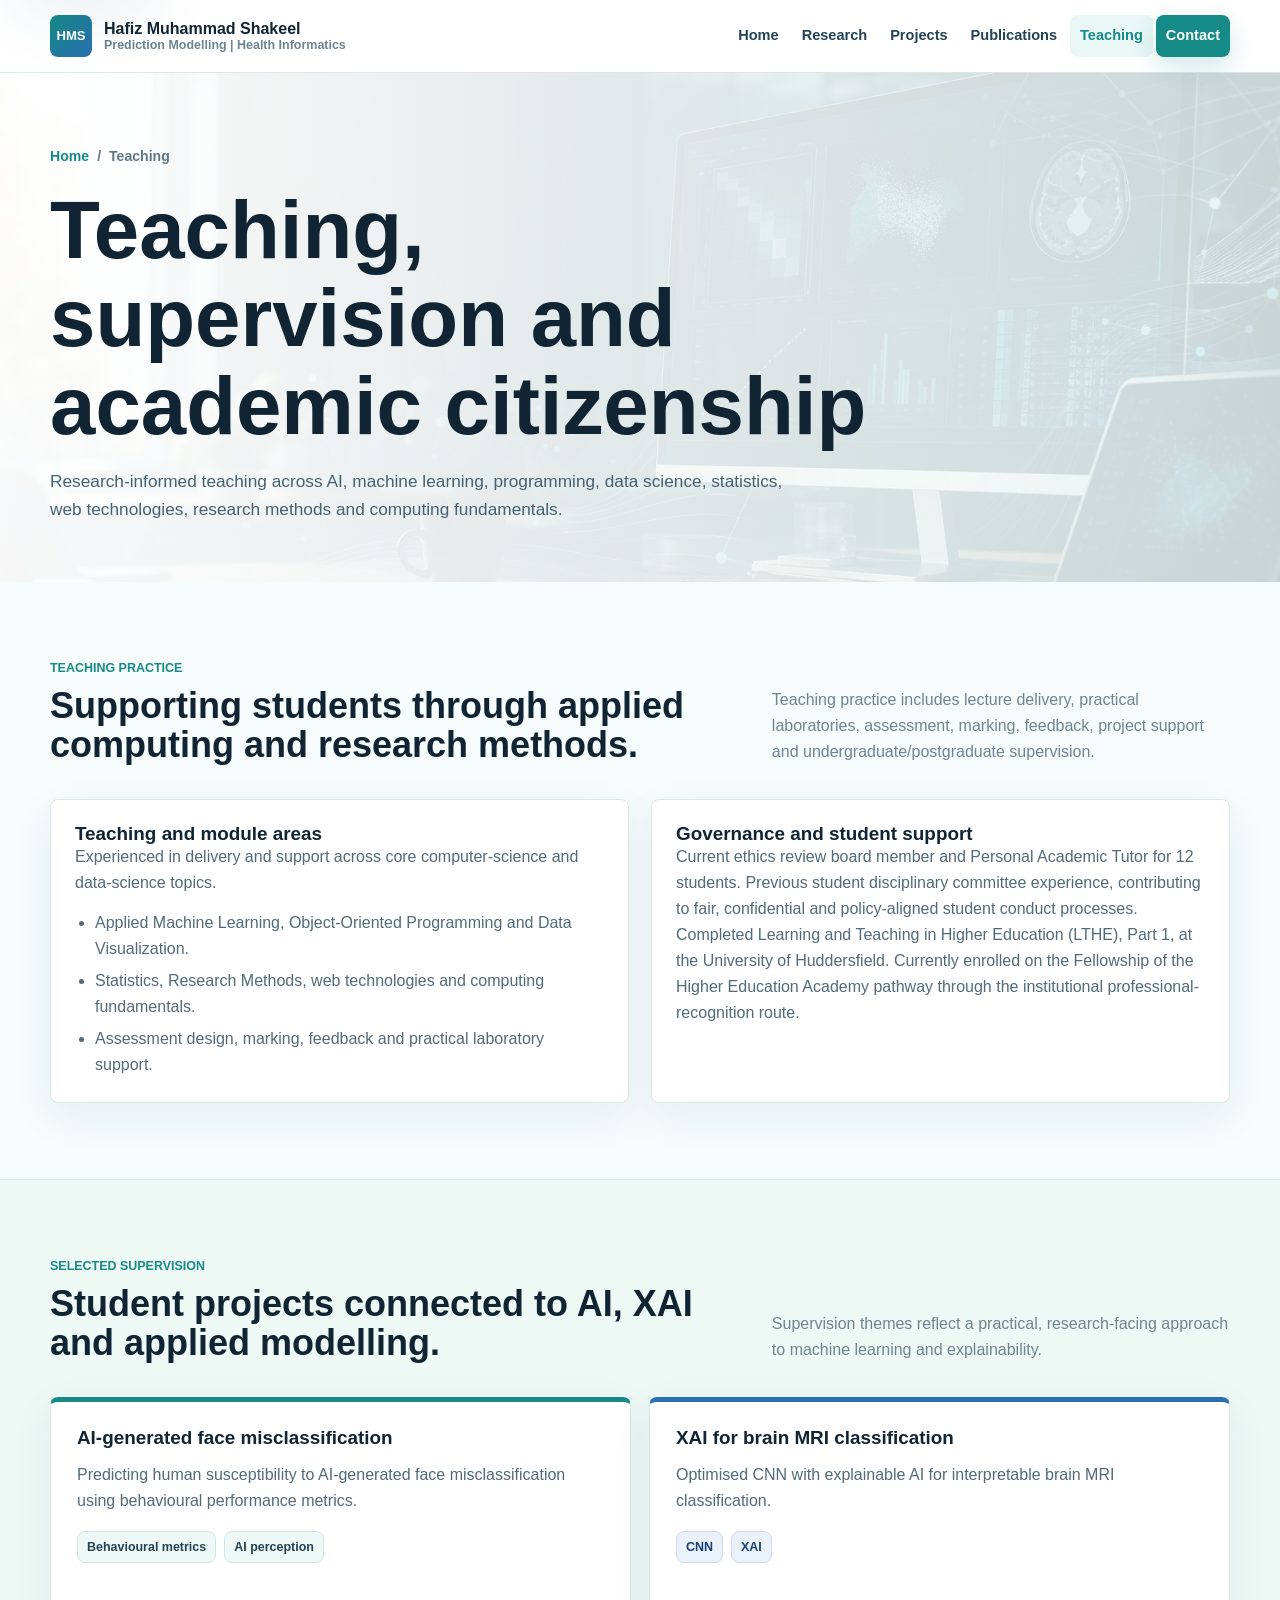
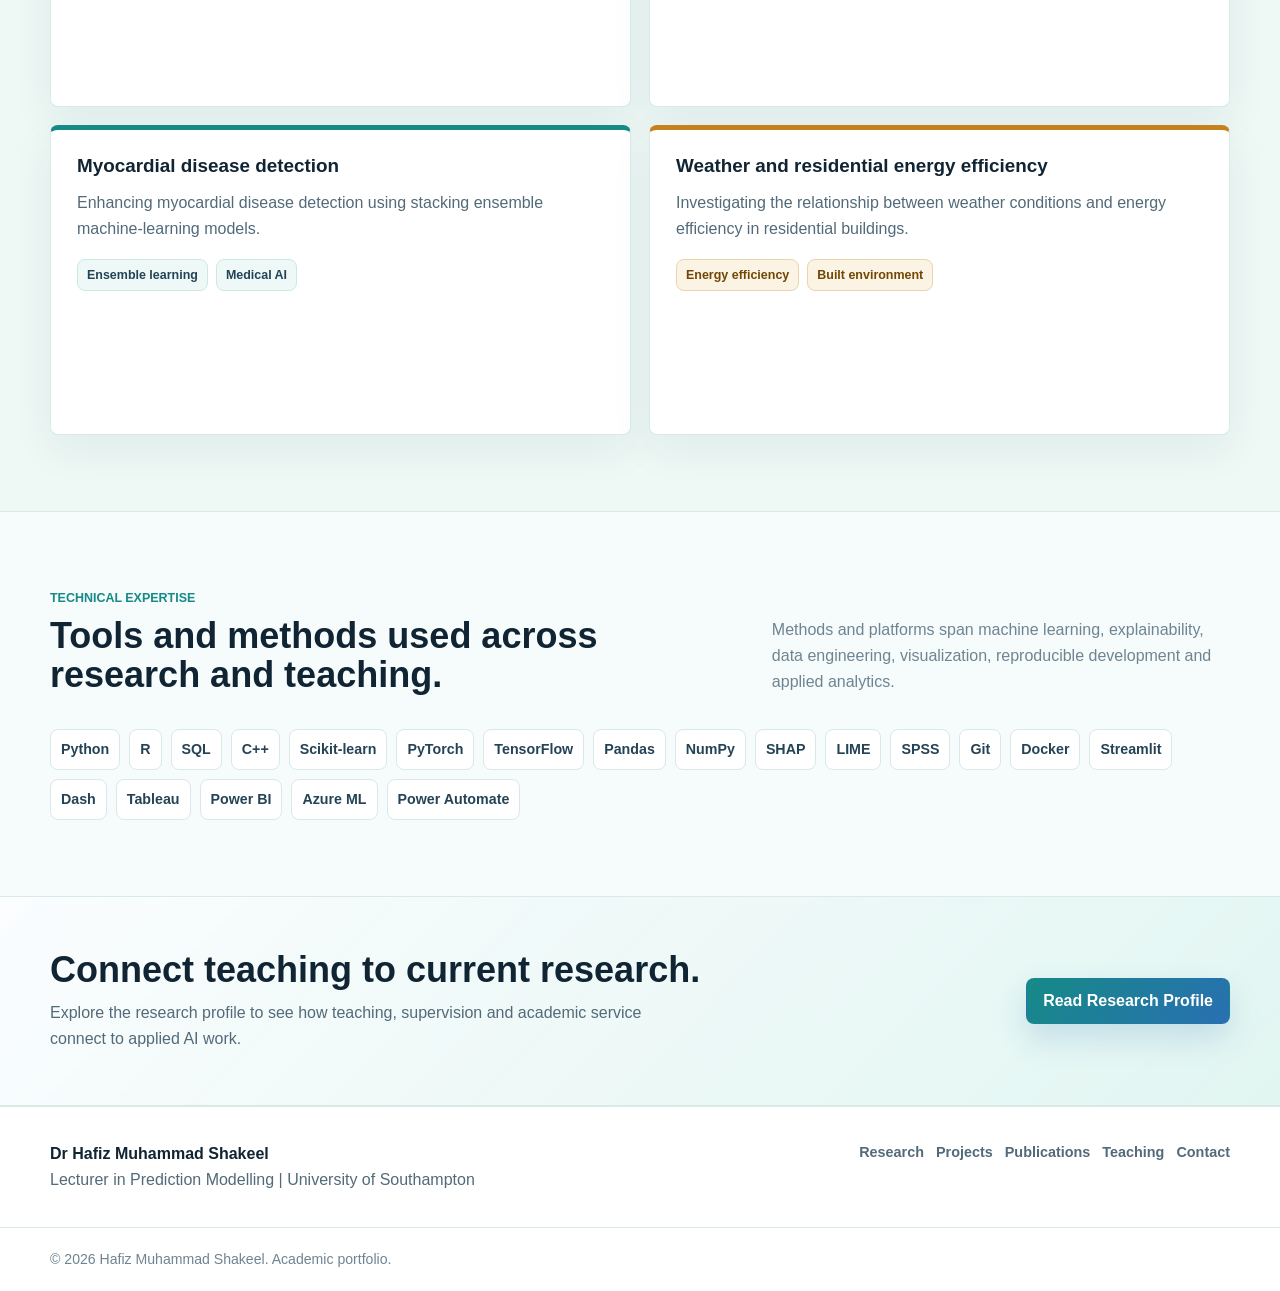
<file: teaching.html>
<!DOCTYPE html>
<html lang="en" data-page="teaching">
<head>
  <meta charset="UTF-8">
  <meta name="viewport" content="width=device-width, initial-scale=1.0">
  <title>Teaching and Supervision | Dr Hafiz Muhammad Shakeel</title>
  <meta name="description" content="Teaching, supervision, academic citizenship and technical expertise of Dr Hafiz Muhammad Shakeel across AI, machine learning, programming, data science and research methods.">
  <meta property="og:title" content="Teaching and Supervision | Dr Hafiz Muhammad Shakeel">
  <meta property="og:description" content="Research-informed teaching, supervision, academic service and technical expertise.">
  <meta property="og:type" content="website">
  <meta property="og:image" content="assets/clinical-ai-hero.png">
  <link rel="stylesheet" href="assets/site.css">
  <link rel="manifest" href="manifest.webmanifest">
</head>
<body>
  <a class="skip-link" href="#main">Skip to content</a>
  <header class="site-header">
    <div class="shell nav-bar">
      <a class="brand" href="index.html" aria-label="Dr Hafiz Muhammad Shakeel home">
        <span class="brand-mark">HMS</span>
        <span class="brand-copy">
          <strong>Hafiz Muhammad Shakeel</strong>
          <span>Prediction Modelling | Health Informatics</span>
        </span>
      </a>
      <button class="menu-toggle" type="button" aria-label="Open navigation" aria-controls="site-navigation" aria-expanded="false" data-menu-toggle>
        <span></span>
      </button>
      <nav class="nav-links" id="site-navigation" aria-label="Primary navigation" data-navigation>
        <a href="index.html" data-nav="home">Home</a>
        <a href="research.html" data-nav="research">Research</a>
        <a href="projects.html" data-nav="projects">Projects</a>
        <a href="publications.html" data-nav="publications">Publications</a>
        <a href="teaching.html" data-nav="teaching">Teaching</a>
        <a class="nav-cta" href="contact.html" data-nav="contact">Contact</a>
      </nav>
    </div>
  </header>

  <main id="main">
    <section class="page-hero">
      <div class="shell">
        <div class="breadcrumb"><a href="index.html">Home</a><span>/</span><span>Teaching</span></div>
        <h1>Teaching, supervision and academic citizenship</h1>
        <p>Research-informed teaching across AI, machine learning, programming, data science, statistics, web technologies, research methods and computing fundamentals.</p>
      </div>
    </section>

    <section class="section">
      <div class="shell">
        <div class="section-head">
          <div>
            <div class="section-label">Teaching Practice</div>
            <h2>Supporting students through applied computing and research methods.</h2>
          </div>
          <p>Teaching practice includes lecture delivery, practical laboratories, assessment, marking, feedback, project support and undergraduate/postgraduate supervision.</p>
        </div>

        <div class="two-column">
          <article class="card">
            <h3>Teaching and module areas</h3>
            <p>Experienced in delivery and support across core computer-science and data-science topics.</p>
            <ul class="clean">
              <li>Applied Machine Learning, Object-Oriented Programming and Data Visualization.</li>
              <li>Statistics, Research Methods, web technologies and computing fundamentals.</li>
              <li>Assessment design, marking, feedback and practical laboratory support.</li>
            </ul>
          </article>

          <article class="card">
            <h3>Governance and student support</h3>
            <p>Current ethics review board member and Personal Academic Tutor for 12 students. Previous student disciplinary committee experience, contributing to fair, confidential and policy-aligned student conduct processes.</p>
            <p>Completed Learning and Teaching in Higher Education (LTHE), Part 1, at the University of Huddersfield. Currently enrolled on the Fellowship of the Higher Education Academy pathway through the institutional professional-recognition route.</p>
          </article>
        </div>
      </div>
    </section>

    <section class="section alt">
      <div class="shell">
        <div class="section-head">
          <div>
            <div class="section-label">Selected Supervision</div>
            <h2>Student projects connected to AI, XAI and applied modelling.</h2>
          </div>
          <p>Supervision themes reflect a practical, research-facing approach to machine learning and explainability.</p>
        </div>

        <div class="project-grid">
          <article class="project-card" data-area="prediction">
            <h3>AI-generated face misclassification</h3>
            <p>Predicting human susceptibility to AI-generated face misclassification using behavioural performance metrics.</p>
            <div class="tag-row">
              <span class="tag">Behavioural metrics</span>
              <span class="tag">AI perception</span>
            </div>
          </article>

          <article class="project-card" data-area="health">
            <h3>XAI for brain MRI classification</h3>
            <p>Optimised CNN with explainable AI for interpretable brain MRI classification.</p>
            <div class="tag-row">
              <span class="tag blue">CNN</span>
              <span class="tag blue">XAI</span>
            </div>
          </article>

          <article class="project-card" data-area="prediction">
            <h3>Myocardial disease detection</h3>
            <p>Enhancing myocardial disease detection using stacking ensemble machine-learning models.</p>
            <div class="tag-row">
              <span class="tag">Ensemble learning</span>
              <span class="tag">Medical AI</span>
            </div>
          </article>

          <article class="project-card" data-area="energy">
            <h3>Weather and residential energy efficiency</h3>
            <p>Investigating the relationship between weather conditions and energy efficiency in residential buildings.</p>
            <div class="tag-row">
              <span class="tag amber">Energy efficiency</span>
              <span class="tag amber">Built environment</span>
            </div>
          </article>
        </div>
      </div>
    </section>

    <section class="section">
      <div class="shell">
        <div class="section-head">
          <div>
            <div class="section-label">Technical Expertise</div>
            <h2>Tools and methods used across research and teaching.</h2>
          </div>
          <p>Methods and platforms span machine learning, explainability, data engineering, visualization, reproducible development and applied analytics.</p>
        </div>

        <div class="skill-cloud" aria-label="Technical expertise">
          <span class="skill">Python</span>
          <span class="skill">R</span>
          <span class="skill">SQL</span>
          <span class="skill">C++</span>
          <span class="skill">Scikit-learn</span>
          <span class="skill">PyTorch</span>
          <span class="skill">TensorFlow</span>
          <span class="skill">Pandas</span>
          <span class="skill">NumPy</span>
          <span class="skill">SHAP</span>
          <span class="skill">LIME</span>
          <span class="skill">SPSS</span>
          <span class="skill">Git</span>
          <span class="skill">Docker</span>
          <span class="skill">Streamlit</span>
          <span class="skill">Dash</span>
          <span class="skill">Tableau</span>
          <span class="skill">Power BI</span>
          <span class="skill">Azure ML</span>
          <span class="skill">Power Automate</span>
        </div>
      </div>
    </section>

    <section class="cta-band">
      <div class="shell">
        <div>
          <h2>Connect teaching to current research.</h2>
          <p>Explore the research profile to see how teaching, supervision and academic service connect to applied AI work.</p>
        </div>
        <a class="button primary" href="research.html">Read Research Profile</a>
      </div>
    </section>
  </main>

  <footer class="site-footer">
    <div class="footer-top">
      <div class="shell footer-grid">
        <div class="footer-brand">
          <strong>Dr Hafiz Muhammad Shakeel</strong><br>
          Lecturer in Prediction Modelling | University of Southampton
        </div>
        <nav class="footer-links" aria-label="Footer navigation">
          <a href="research.html">Research</a>
          <a href="projects.html">Projects</a>
          <a href="publications.html">Publications</a>
          <a href="teaching.html">Teaching</a>
          <a href="contact.html">Contact</a>
        </nav>
      </div>
    </div>
    <div class="footer-bottom">
      <div class="shell">&copy; <span data-year></span> Hafiz Muhammad Shakeel. Academic portfolio.</div>
    </div>
  </footer>

  <script src="assets/site.js" defer></script>
</body>
</html>
</file>
<file: assets/site.css>
:root {
  --ink: #102433;
  --ink-2: #244356;
  --text: #355062;
  --muted: #6f8492;
  --paper: #ffffff;
  --wash: #f6fbfb;
  --mist: #eaf7f4;
  --line: #d9e9e7;
  --blue: #2a6fb3;
  --teal: #158a86;
  --green: #3f8a63;
  --amber: #c6811d;
  --rose: #bf5672;
  --focus: #70b7ff;
  --shadow: 0 22px 64px rgba(35, 80, 96, 0.11);
  --radius: 8px;
  --max: 1180px;
}

* {
  box-sizing: border-box;
}

html {
  scroll-behavior: smooth;
}

body {
  margin: 0;
  color: var(--text);
  background: var(--wash);
  font-family: Aptos, "Segoe UI", Roboto, Arial, sans-serif;
  font-size: 16px;
  line-height: 1.62;
  letter-spacing: 0;
  text-rendering: optimizeLegibility;
}

body.nav-open {
  overflow: hidden;
}

img {
  display: block;
  max-width: 100%;
}

a {
  color: inherit;
  text-decoration: none;
}

button,
input,
select,
textarea {
  font: inherit;
}

a:focus-visible,
button:focus-visible,
input:focus-visible,
select:focus-visible,
textarea:focus-visible {
  outline: 3px solid var(--focus);
  outline-offset: 4px;
}

.skip-link {
  position: fixed;
  top: 12px;
  left: 12px;
  z-index: 1000;
  transform: translateY(-150%);
  padding: 10px 14px;
  color: var(--ink);
  background: var(--paper);
  border: 1px solid var(--line);
  border-radius: var(--radius);
  box-shadow: var(--shadow);
  font-weight: 800;
}

.skip-link:focus {
  transform: translateY(0);
}

.shell {
  width: min(var(--max), calc(100% - 40px));
  margin-inline: auto;
}

.site-header {
  position: sticky;
  top: 0;
  z-index: 100;
  background: rgba(255, 255, 255, 0.96);
  border-bottom: 1px solid rgba(217, 233, 231, 0.96);
  backdrop-filter: blur(18px);
}

.nav-bar {
  min-height: 72px;
  display: flex;
  align-items: center;
  justify-content: space-between;
  gap: 22px;
}

.brand {
  display: inline-flex;
  align-items: center;
  gap: 12px;
  min-width: 0;
  color: var(--ink);
  font-weight: 850;
}

.brand-mark {
  width: 42px;
  height: 42px;
  display: grid;
  place-items: center;
  flex: 0 0 auto;
  color: var(--paper);
  background: linear-gradient(135deg, var(--teal), var(--blue));
  border-radius: var(--radius);
  font-size: 0.82rem;
  line-height: 1;
}

.brand-copy {
  display: grid;
  line-height: 1.14;
}

.brand-copy strong {
  color: var(--ink);
  font-size: 1rem;
}

.brand-copy span {
  color: var(--muted);
  font-size: 0.78rem;
  font-weight: 800;
}

.nav-links {
  display: flex;
  align-items: center;
  gap: 3px;
  color: var(--ink-2);
  font-size: 0.91rem;
  font-weight: 800;
}

.nav-links a {
  padding: 9px 10px;
  border-radius: var(--radius);
}

.nav-links a:hover,
.nav-links a[aria-current="page"] {
  color: var(--teal);
  background: #e9f7f5;
}

.nav-cta {
  color: var(--paper) !important;
  background: var(--teal) !important;
  box-shadow: 0 10px 26px rgba(21, 138, 134, 0.2);
}

.nav-cta:hover {
  background: var(--blue) !important;
}

.menu-toggle {
  display: none;
  width: 44px;
  height: 44px;
  padding: 0;
  place-items: center;
  background: var(--paper);
  border: 1px solid var(--line);
  border-radius: var(--radius);
  cursor: pointer;
}

.menu-toggle span,
.menu-toggle::before,
.menu-toggle::after {
  width: 20px;
  height: 2px;
  content: "";
  display: block;
  background: var(--ink);
  transition: transform 180ms ease, opacity 180ms ease;
}

.menu-toggle::before {
  transform: translateY(-7px);
}

.menu-toggle::after {
  transform: translateY(7px);
}

.menu-toggle[aria-expanded="true"] span {
  opacity: 0;
}

.menu-toggle[aria-expanded="true"]::before {
  transform: translateY(2px) rotate(45deg);
}

.menu-toggle[aria-expanded="true"]::after {
  transform: translateY(-2px) rotate(-45deg);
}

.hero {
  position: relative;
  isolation: isolate;
  min-height: 74svh;
  display: grid;
  align-items: center;
  color: var(--ink);
  background: linear-gradient(135deg, #f8fcfc 0%, #eef8f5 100%);
  overflow: hidden;
}

.hero::before {
  position: absolute;
  inset: 0;
  z-index: -2;
  content: "";
  background-image:
    linear-gradient(90deg, rgba(255, 255, 255, 0.98) 0%, rgba(248, 253, 253, 0.93) 43%, rgba(239, 249, 247, 0.72) 72%, rgba(255, 255, 255, 0.58) 100%),
    url("clinical-ai-hero.png");
  background-position: center;
  background-size: cover;
  filter: saturate(0.88) brightness(1.12);
}

.hero::after {
  position: absolute;
  inset: auto 0 0;
  z-index: -1;
  height: 96px;
  content: "";
  background: linear-gradient(180deg, rgba(246, 251, 251, 0), var(--wash));
}

.hero-content {
  width: min(790px, 100%);
  padding-block: 88px 80px;
}

.eyebrow,
.section-label {
  color: var(--teal);
  font-size: 0.78rem;
  font-weight: 900;
  text-transform: uppercase;
}

.hero .eyebrow {
  display: inline-flex;
  align-items: center;
  min-height: 34px;
  padding: 6px 10px;
  color: #0b6767;
  background: rgba(219, 245, 240, 0.86);
  border: 1px solid rgba(163, 219, 212, 0.92);
  border-radius: var(--radius);
}

h1,
h2,
h3 {
  margin: 0;
  color: var(--ink);
  line-height: 1.08;
  letter-spacing: 0;
}

h1 {
  margin-top: 18px;
  color: var(--ink);
  font-size: 3rem;
  font-weight: 900;
}

.hero-subtitle {
  max-width: 750px;
  margin: 18px 0 0;
  color: #0f6f72;
  font-size: 1.35rem;
  font-weight: 800;
  line-height: 1.36;
}

.hero-copy {
  max-width: 740px;
  margin: 18px 0 0;
  color: #415d6c;
  font-size: 1.04rem;
}

.hero-actions,
.action-row {
  display: flex;
  flex-wrap: wrap;
  gap: 12px;
  margin-top: 30px;
}

.button {
  display: inline-flex;
  align-items: center;
  justify-content: center;
  min-height: 46px;
  padding: 12px 16px;
  border: 1px solid transparent;
  border-radius: var(--radius);
  font-weight: 850;
  line-height: 1.1;
  cursor: pointer;
  transition: transform 170ms ease, background 170ms ease, border-color 170ms ease;
}

.button:hover {
  transform: translateY(-2px);
}

.button.primary {
  color: #ffffff;
  background: linear-gradient(135deg, var(--teal), var(--blue));
  border-color: transparent;
  box-shadow: 0 14px 30px rgba(42, 111, 179, 0.18);
}

.button.primary:hover {
  background: linear-gradient(135deg, #0f7775, #245f9f);
}

.button.secondary {
  color: var(--ink);
  background: rgba(255, 255, 255, 0.78);
  border-color: rgba(170, 203, 203, 0.92);
  box-shadow: 0 10px 26px rgba(35, 80, 96, 0.08);
}

.button.secondary:hover {
  background: #eaf7f4;
}

.button.dark {
  color: #ffffff;
  background: var(--teal);
}

.button.light {
  color: var(--ink);
  background: var(--paper);
  border-color: var(--line);
}

.page-hero {
  padding-block: 72px 58px;
  color: var(--ink);
  background:
    linear-gradient(90deg, rgba(255, 255, 255, 0.97), rgba(239, 249, 247, 0.84)),
    url("clinical-ai-hero.png") center / cover;
}

.page-hero.compact {
  padding-block: 58px 44px;
}

.page-hero h1 {
  max-width: 820px;
}

.page-hero p {
  max-width: 760px;
  margin: 18px 0 0;
  color: #456273;
  font-size: 1.08rem;
}

.breadcrumb {
  display: flex;
  gap: 8px;
  align-items: center;
  color: #5f7887;
  font-size: 0.88rem;
  font-weight: 800;
}

.breadcrumb a {
  color: var(--teal);
}

.proof-strip {
  background: #eef8f5;
  border-bottom: 1px solid var(--line);
}

.proof-grid {
  display: grid;
  grid-template-columns: repeat(4, minmax(0, 1fr));
  gap: 1px;
  background: var(--line);
  border-inline: 1px solid var(--line);
}

.proof-item {
  min-height: 128px;
  padding: 22px;
  background: var(--paper);
}

.proof-item strong {
  display: block;
  color: var(--ink);
  font-size: 1.95rem;
  line-height: 1;
  font-weight: 900;
}

.proof-item span {
  display: block;
  margin-top: 9px;
  color: var(--muted);
  font-size: 0.93rem;
  font-weight: 800;
  line-height: 1.34;
}

.section {
  padding-block: 76px;
}

.section.compact {
  padding-block: 54px;
}

.section.alt {
  background: #eef8f5;
  border-block: 1px solid var(--line);
}

.section-head {
  display: grid;
  grid-template-columns: minmax(0, 0.92fr) minmax(280px, 0.62fr);
  gap: 42px;
  align-items: end;
  margin-bottom: 34px;
}

.section-head p,
.lead {
  margin: 0;
  color: var(--muted);
  font-size: 1rem;
}

h2 {
  margin-top: 9px;
  font-size: 2.25rem;
  font-weight: 900;
}

h3 {
  font-size: 1.18rem;
  font-weight: 900;
}

p {
  margin: 0;
}

.feature-grid {
  display: grid;
  grid-template-columns: repeat(3, minmax(0, 1fr));
  gap: 18px;
}

.card,
.project-card,
.contact-card,
.insight-panel,
.quote-panel,
.filter-panel {
  background: var(--paper);
  border: 1px solid var(--line);
  border-radius: var(--radius);
  box-shadow: 0 14px 42px rgba(35, 80, 96, 0.07);
}

.card {
  padding: 24px;
}

.card p,
.project-card p,
.contact-card p {
  color: #526a79;
}

.feature-card {
  min-height: 280px;
  display: grid;
  align-content: start;
  gap: 14px;
}

.index-number {
  width: 40px;
  height: 40px;
  display: grid;
  place-items: center;
  color: var(--paper);
  background: var(--blue);
  border-radius: var(--radius);
  font-weight: 900;
}

.feature-card:nth-child(2) .index-number {
  background: var(--teal);
}

.feature-card:nth-child(3) .index-number {
  background: var(--amber);
}

.tag-row {
  display: flex;
  flex-wrap: wrap;
  gap: 8px;
  margin-top: 3px;
}

.tag {
  display: inline-flex;
  align-items: center;
  min-height: 30px;
  padding: 5px 9px;
  color: var(--ink-2);
  background: #eef9f7;
  border: 1px solid #cde8e3;
  border-radius: var(--radius);
  font-size: 0.78rem;
  font-weight: 850;
}

.tag.blue {
  color: #174173;
  background: #eaf1fb;
  border-color: #cddcf0;
}

.tag.amber {
  color: #704705;
  background: #fbf3e4;
  border-color: #ead4a9;
}

.tag.rose {
  color: #7e263d;
  background: #f7e8ed;
  border-color: #ebc7d1;
}

.split {
  display: grid;
  grid-template-columns: minmax(0, 0.92fr) minmax(320px, 0.62fr);
  gap: 40px;
  align-items: start;
}

.copy-stack {
  display: grid;
  gap: 18px;
  color: #415d6c;
  font-size: 1.04rem;
}

.insight-panel {
  overflow: hidden;
  background: var(--paper);
  color: var(--text);
  box-shadow: var(--shadow);
}

.insight-panel img {
  width: 100%;
  aspect-ratio: 4 / 3;
  object-fit: cover;
}

.insight-panel div {
  padding: 20px;
}

.insight-panel strong {
  display: block;
  margin-bottom: 7px;
  color: var(--teal);
  font-size: 0.84rem;
  text-transform: uppercase;
}

.insight-panel p {
  color: #526a79;
}

.timeline {
  display: grid;
  gap: 0;
  border-top: 1px solid var(--line);
}

.role {
  display: grid;
  grid-template-columns: 172px minmax(0, 1fr);
  gap: 24px;
  padding: 24px 0;
  border-bottom: 1px solid var(--line);
}

.date {
  color: var(--teal);
  font-size: 0.88rem;
  font-weight: 900;
  text-transform: uppercase;
}

.place {
  margin-top: 5px;
  color: var(--amber);
  font-weight: 900;
}

ul.clean {
  margin: 14px 0 0;
  padding-left: 20px;
  color: #526a79;
}

ul.clean li + li {
  margin-top: 6px;
}

.project-grid {
  display: grid;
  grid-template-columns: repeat(2, minmax(0, 1fr));
  gap: 18px;
}

.project-card {
  min-height: 310px;
  padding: 26px;
  display: grid;
  gap: 14px;
  align-content: start;
  border-top: 5px solid var(--blue);
}

.project-card[data-area="health"] {
  border-top-color: var(--blue);
}

.project-card[data-area="prediction"] {
  border-top-color: var(--teal);
}

.project-card[data-area="energy"] {
  border-top-color: var(--amber);
}

.project-card[data-area="access"] {
  border-top-color: var(--rose);
}

.filter-panel {
  display: flex;
  flex-wrap: wrap;
  gap: 10px;
  align-items: center;
  justify-content: space-between;
  padding: 14px;
  margin-bottom: 22px;
  background: rgba(255, 255, 255, 0.86);
}

.segmented {
  display: flex;
  flex-wrap: wrap;
  gap: 8px;
}

.filter-button {
  min-height: 38px;
  padding: 8px 11px;
  color: var(--ink-2);
  background: var(--paper);
  border: 1px solid var(--line);
  border-radius: var(--radius);
  cursor: pointer;
  font-size: 0.88rem;
  font-weight: 850;
}

.filter-button:hover,
.filter-button.is-active {
  color: var(--paper);
  background: var(--teal);
  border-color: var(--teal);
}

.search-field {
  width: min(100%, 360px);
  min-height: 42px;
  padding: 10px 12px;
  color: var(--ink);
  background: var(--paper);
  border: 1px solid var(--line);
  border-radius: var(--radius);
}

.results-count {
  color: var(--muted);
  font-size: 0.9rem;
  font-weight: 800;
}

.publication-list {
  display: grid;
  border-top: 1px solid var(--line);
}

.publication {
  display: grid;
  grid-template-columns: 88px minmax(0, 1fr);
  gap: 18px;
  padding: 20px 0;
  border-bottom: 1px solid var(--line);
}

.publication-year {
  color: var(--teal);
  font-weight: 900;
}

.publication-title {
  color: var(--ink);
  font-weight: 900;
  line-height: 1.35;
}

.publication-meta {
  margin-top: 7px;
  color: var(--muted);
  font-size: 0.94rem;
}

.matrix {
  display: grid;
  grid-template-columns: repeat(4, minmax(0, 1fr));
  gap: 1px;
  background: #cfe4e2;
  border: 1px solid #cfe4e2;
}

.matrix-item {
  padding: 20px;
  background: var(--paper);
}

.matrix-item strong {
  display: block;
  color: var(--ink);
  font-size: 1.1rem;
}

.matrix-item span {
  display: block;
  margin-top: 8px;
  color: var(--muted);
}

.two-column {
  display: grid;
  grid-template-columns: minmax(0, 1fr) minmax(0, 1fr);
  gap: 22px;
}

.skill-cloud {
  display: flex;
  flex-wrap: wrap;
  gap: 9px;
  margin-top: 26px;
}

.skill {
  padding: 8px 10px;
  color: var(--ink-2);
  background: #ffffff;
  border: 1px solid var(--line);
  border-radius: var(--radius);
  font-size: 0.89rem;
  font-weight: 850;
}

.contact-layout {
  display: grid;
  grid-template-columns: minmax(0, 0.72fr) minmax(320px, 0.58fr);
  gap: 28px;
  align-items: start;
}

.contact-grid {
  display: grid;
  gap: 14px;
}

.contact-grid.spaced {
  margin-top: 28px;
}

.contact-card {
  padding: 22px;
  transition: transform 170ms ease, border-color 170ms ease;
}

.contact-card:hover {
  transform: translateY(-3px);
  border-color: #a9d8d3;
}

.contact-card p {
  margin-top: 9px;
}

.contact-form {
  display: grid;
  gap: 14px;
  padding: 24px;
  background: linear-gradient(135deg, #ffffff, #eef8f6);
  border: 1px solid var(--line);
  border-radius: var(--radius);
  color: var(--text);
  box-shadow: var(--shadow);
}

.contact-form h2,
.contact-form h3 {
  color: var(--ink);
}

.field {
  display: grid;
  gap: 7px;
}

.field label {
  color: var(--ink-2);
  font-size: 0.88rem;
  font-weight: 850;
}

.field input,
.field textarea,
.field select {
  width: 100%;
  min-height: 44px;
  padding: 10px 12px;
  color: var(--ink);
  background: var(--paper);
  border: 1px solid var(--line);
  border-radius: var(--radius);
}

.field textarea {
  min-height: 124px;
  resize: vertical;
}

.form-note {
  color: var(--muted);
  font-size: 0.88rem;
}

.status {
  min-height: 22px;
  color: var(--teal);
  font-size: 0.9rem;
  font-weight: 850;
}

.cta-band {
  padding-block: 54px;
  color: var(--ink);
  background:
    linear-gradient(135deg, rgba(255, 255, 255, 0.88), rgba(226, 246, 242, 0.96)),
    linear-gradient(90deg, rgba(112, 183, 255, 0.18), rgba(21, 138, 134, 0.18));
  border-block: 1px solid var(--line);
}

.cta-band .shell {
  display: flex;
  align-items: center;
  justify-content: space-between;
  gap: 22px;
  flex-wrap: wrap;
}

.cta-band h2 {
  color: var(--ink);
  margin-top: 0;
}

.cta-band p {
  max-width: 640px;
  color: #526a79;
  margin-top: 10px;
}

.site-footer {
  color: #526a79;
  background: #ffffff;
  border-top: 1px solid var(--line);
}

.footer-top {
  padding-block: 34px;
  border-bottom: 1px solid var(--line);
}

.footer-grid {
  display: grid;
  grid-template-columns: minmax(0, 1fr) auto;
  gap: 22px;
  align-items: start;
}

.footer-brand strong {
  color: var(--ink);
}

.footer-links {
  display: flex;
  flex-wrap: wrap;
  gap: 12px;
  font-size: 0.9rem;
  font-weight: 800;
}

.footer-links a:hover {
  color: var(--teal);
}

.footer-bottom {
  padding-block: 20px;
  color: var(--muted);
  font-size: 0.88rem;
}

.is-hidden {
  display: none !important;
}

@media (min-width: 760px) {
  h1 {
    font-size: 4.35rem;
  }
}

@media (min-width: 1200px) {
  h1 {
    font-size: 5.1rem;
  }
}

@media (max-width: 1020px) {
  .menu-toggle {
    display: grid;
  }

  .nav-links {
    position: fixed;
    inset: 72px 0 auto;
    display: none;
    grid-template-columns: 1fr;
    gap: 0;
    max-height: calc(100svh - 72px);
    overflow-y: auto;
    padding: 12px 20px 22px;
    background: rgba(255, 255, 255, 0.99);
    border-bottom: 1px solid var(--line);
    box-shadow: 0 24px 60px rgba(16, 31, 42, 0.14);
  }

  .nav-links.is-open {
    display: grid;
  }

  .nav-links a {
    padding: 14px 10px;
    border-bottom: 1px solid var(--line);
    border-radius: 0;
  }

  .nav-cta {
    margin-top: 10px;
    text-align: center;
    border-radius: var(--radius) !important;
  }

  .section-head,
  .split,
  .two-column,
  .contact-layout {
    grid-template-columns: 1fr;
  }

  .feature-grid,
  .contact-grid {
    grid-template-columns: 1fr;
  }

  .proof-grid,
  .project-grid {
    grid-template-columns: repeat(2, minmax(0, 1fr));
  }

  .matrix {
    grid-template-columns: repeat(2, minmax(0, 1fr));
  }
}

@media (max-width: 660px) {
  .shell {
    width: min(100% - 28px, var(--max));
  }

  .brand-copy span {
    display: none;
  }

  .hero {
    min-height: auto;
  }

  .hero::before {
    background-image:
      linear-gradient(90deg, rgba(255, 255, 255, 0.97), rgba(239, 249, 247, 0.82)),
      url("clinical-ai-hero.png");
    background-position: 62% center;
  }

  .hero-content {
    padding-block: 48px 42px;
  }

  h1 {
    font-size: 2.42rem;
  }

  h2 {
    font-size: 1.9rem;
  }

  .hero-subtitle {
    font-size: 1.06rem;
  }

  .hero-actions,
  .action-row {
    gap: 10px;
  }

  .button {
    min-height: 42px;
    padding: 10px 12px;
  }

  .page-hero {
    padding-block: 48px 40px;
  }

  .proof-grid,
  .project-grid,
  .matrix {
    grid-template-columns: 1fr;
  }

  .proof-item {
    min-height: auto;
  }

  .section {
    padding-block: 56px;
  }

  .role,
  .publication {
    grid-template-columns: 1fr;
    gap: 8px;
  }

  .filter-panel {
    align-items: stretch;
  }

  .search-field {
    width: 100%;
  }

  .footer-grid {
    grid-template-columns: 1fr;
  }
}
</file>
